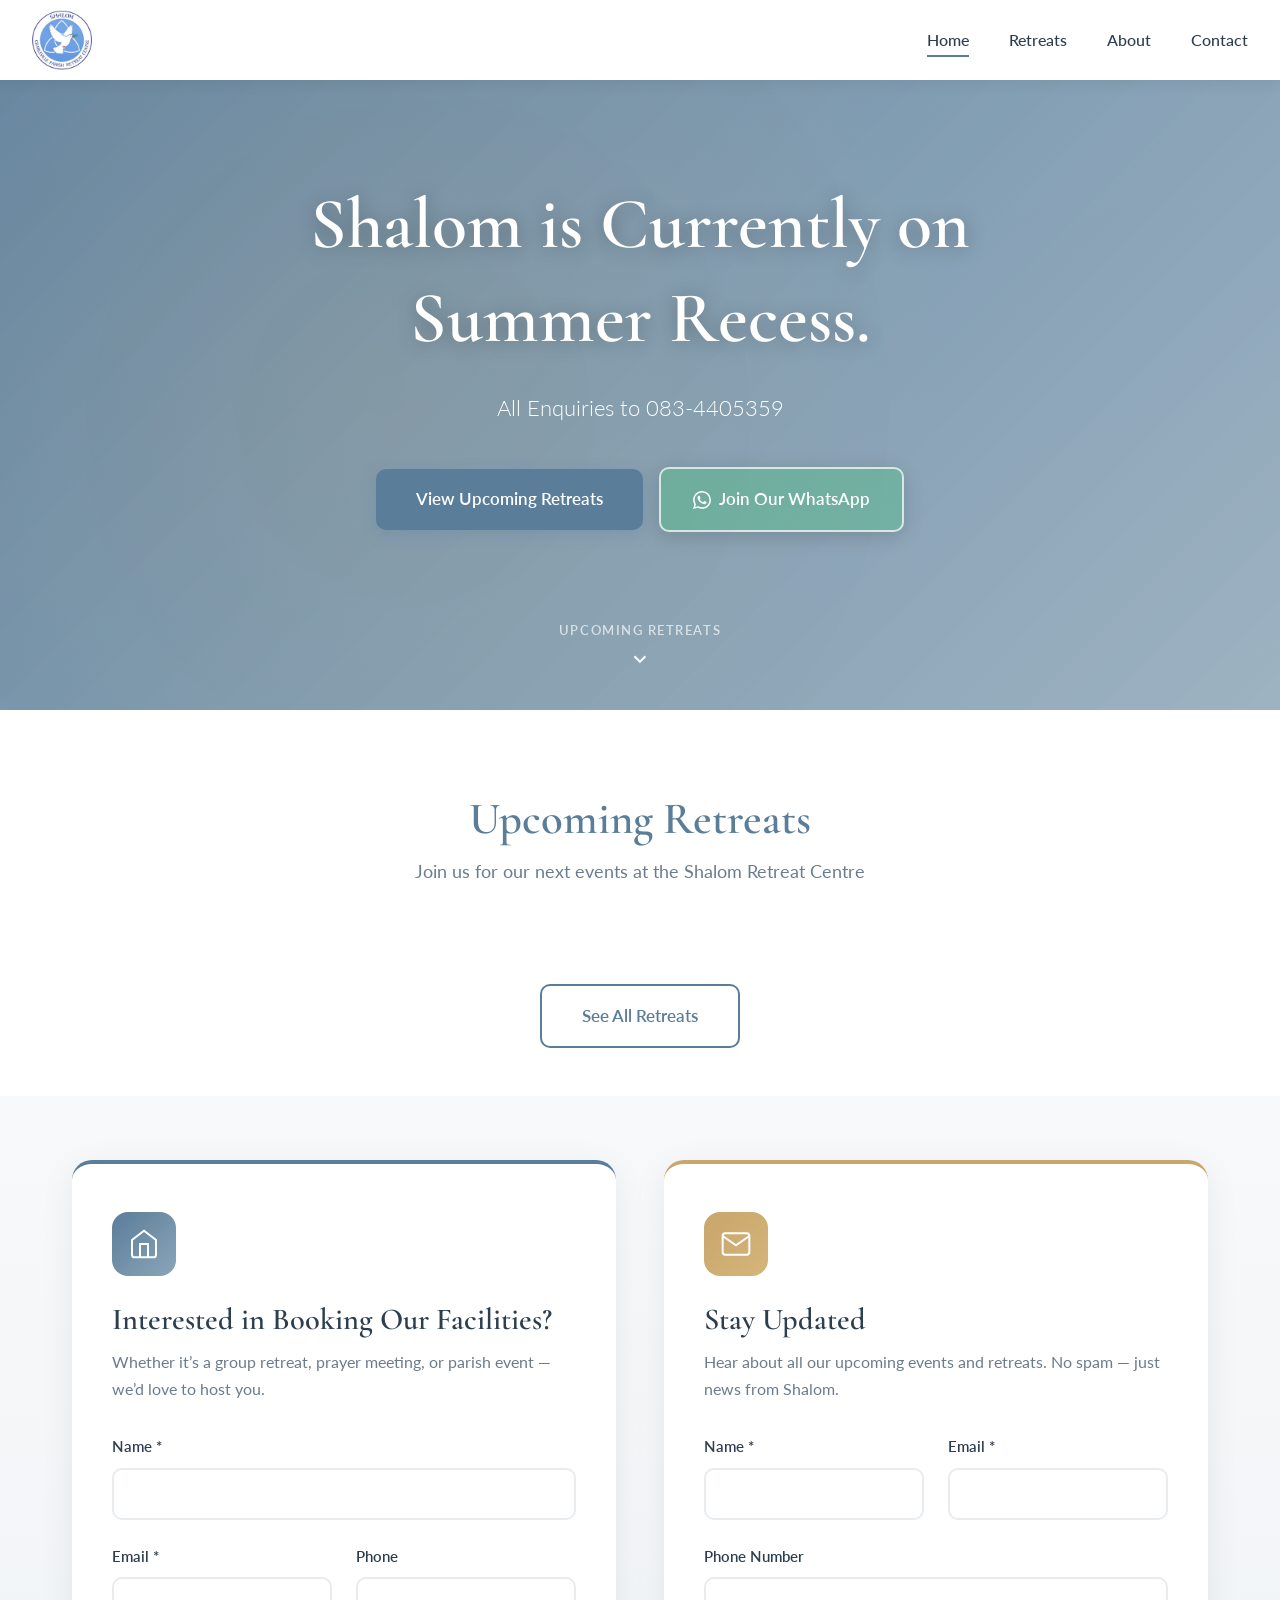
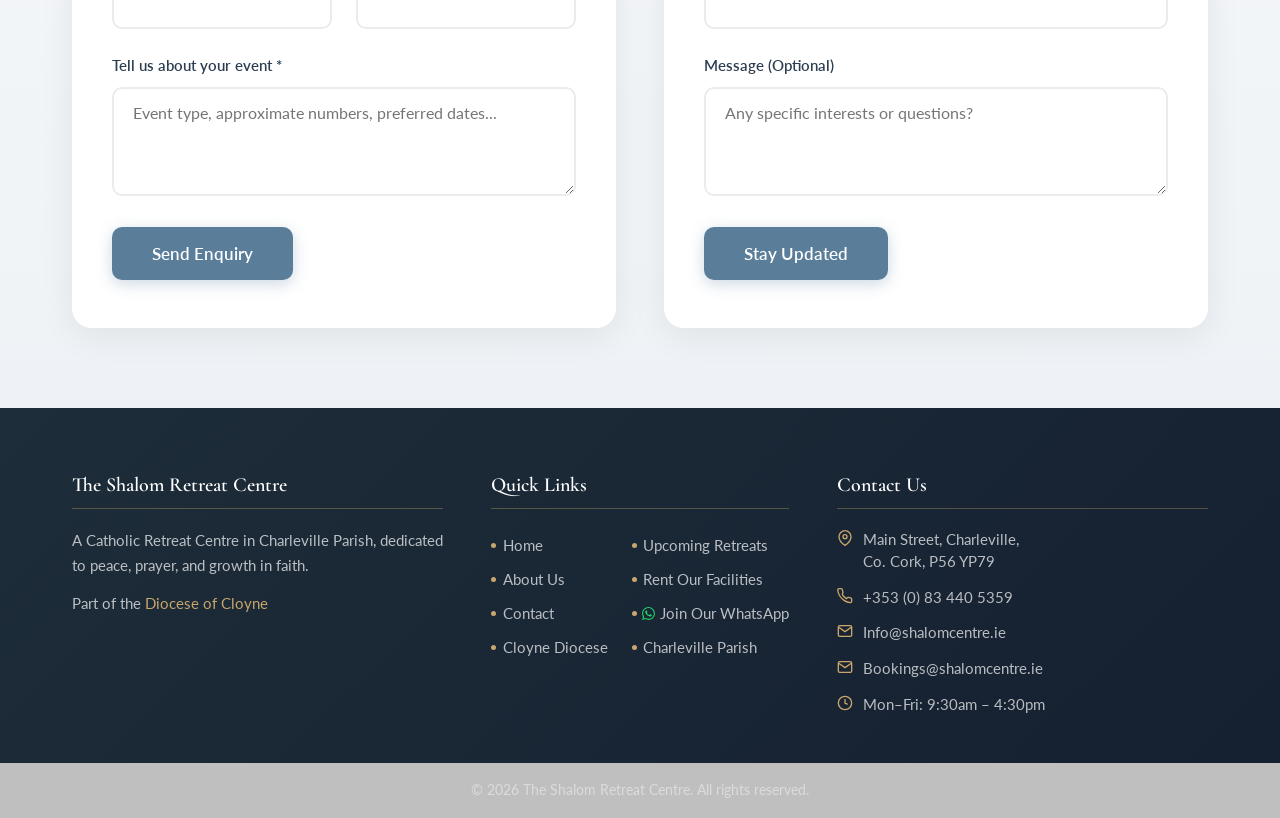
<file: index.html>
<!DOCTYPE html>
<html lang="en">
<head>
    <meta charset="UTF-8">
    <meta name="viewport" content="width=device-width, initial-scale=1.0">
    <title>The Shalom Retreat Centre</title>
    <link rel="icon" type="image/x-icon" href="favicon.ico">
    <link rel="preconnect" href="https://fonts.googleapis.com">
    <link rel="preconnect" href="https://fonts.gstatic.com" crossorigin>
    <link href="https://fonts.googleapis.com/css2?family=Cormorant+Garamond:wght@300;400;600&family=Lato:wght@300;400;700&display=swap" rel="stylesheet">
    <link rel="stylesheet" href="styles.css">
</head>
<body>

    <!-- Navigation -->
    <nav class="navbar">
        <div class="nav-container">
            <a href="index.html" class="nav-logo">
                <img src="Shalom_logo_transparent.png" alt="Shalom Retreat Centre">
            </a>
            <ul class="nav-menu">
                <li><a href="index.html" class="active">Home</a></li>
                <li><a href="bookings.html">Retreats</a></li>
                <li><a href="about.html">About</a></li>
                <li><a href="contact.html">Contact</a></li>
            </ul>
            <div class="hamburger">
                <span></span><span></span><span></span>
            </div>
        </div>
    </nav>

    <!-- Animated Background -->
    <div class="background-animation">
        <div class="orb orb-1"></div>
        <div class="orb orb-2"></div>
        <div class="orb orb-3"></div>
        <div class="orb orb-4"></div>
        <div class="orb orb-5"></div>
        <div class="orb orb-6"></div>
    </div>

    <!-- Hero Section -->
    <section class="hero" id="hero">
        <div class="hero-content">
            <h1 class="fade-in" data-cms="hero_title">Adore the Lord in his Holy place.</h1>
            <p class="fade-in-delay-1" data-cms="hero_subtitle">A new Catholic Retreat Centre in Charleville Parish</p>
            <div class="hero-buttons fade-in-delay-2">
                <a href="bookings.html" class="btn-primary hero-btn">View Upcoming Retreats</a>
                <a href="https://chat.whatsapp.com/FvwBHMFkd5S3oxi56iMXap?mode=gi_t" class="btn-whatsapp" target="_blank" rel="noopener" aria-label="Join our WhatsApp group">
                    <svg width="18" height="18" viewBox="0 0 24 24" fill="currentColor" aria-hidden="true"><path d="M17.472 14.382c-.297-.149-1.758-.867-2.03-.967-.273-.099-.471-.148-.67.15-.197.297-.767.966-.94 1.164-.173.199-.347.223-.644.075-.297-.15-1.255-.463-2.39-1.475-.883-.788-1.48-1.761-1.653-2.059-.173-.297-.018-.458.13-.606.134-.133.298-.347.446-.52.149-.174.198-.298.298-.497.099-.198.05-.371-.025-.52-.075-.149-.669-1.612-.916-2.207-.242-.579-.487-.5-.669-.51-.173-.008-.371-.01-.57-.01-.198 0-.52.074-.792.372-.272.297-1.04 1.016-1.04 2.479 0 1.462 1.065 2.875 1.213 3.074.149.198 2.096 3.2 5.077 4.487.709.306 1.262.489 1.694.625.712.227 1.36.195 1.871.118.571-.085 1.758-.719 2.006-1.413.248-.694.248-1.289.173-1.413-.074-.124-.272-.198-.57-.347m-5.421 7.403h-.004a9.87 9.87 0 01-5.031-1.378l-.361-.214-3.741.982.998-3.648-.235-.374a9.86 9.86 0 01-1.51-5.26c.001-5.45 4.436-9.884 9.888-9.884 2.64 0 5.122 1.03 6.988 2.898a9.825 9.825 0 012.893 6.994c-.003 5.45-4.437 9.884-9.885 9.884m8.413-18.297A11.815 11.815 0 0012.05 0C5.495 0 .16 5.335.157 11.892c0 2.096.547 4.142 1.588 5.945L.057 24l6.305-1.654a11.882 11.882 0 005.683 1.448h.005c6.554 0 11.89-5.335 11.893-11.893a11.821 11.821 0 00-3.48-8.413z"/></svg>
                    Join Our WhatsApp
                </a>
            </div>
        </div>
        <a href="#highlights" class="scroll-indicator" aria-label="Scroll to upcoming retreats">
            <span class="scroll-label">Upcoming Retreats</span>
            <div class="scroll-arrow">
                <svg width="22" height="22" viewBox="0 0 24 24" fill="none" stroke="currentColor" stroke-width="2.5">
                    <polyline points="6 9 12 15 18 9"></polyline>
                </svg>
            </div>
        </a>
    </section>

    <!-- Notice Banner — populated by script.js from site-config.json. Hidden until enabled. -->
    <div id="noticeBanner" style="display:none;" role="alert" aria-live="polite"></div>

    <!-- Upcoming Retreats Highlights -->
    <section class="highlights-section" id="highlights">
        <div class="container">
            <div class="section-intro fade-in">
                <h2 data-cms="section_heading">Upcoming Retreats</h2>
                <p>Join us for our next events at the Shalom Retreat Centre</p>
            </div>
            <div class="retreats-grid" id="highlightsGrid">
                <!-- Populated by script.js -->
            </div>
            <div class="highlights-footer fade-in-delay-4">
                <a href="bookings.html" class="btn-secondary">See All Retreats</a>
            </div>
        </div>
    </section>

    <!-- Two-Column Forms Section -->
    <section class="forms-section">
        <div class="container">
            <div class="forms-grid">

                <!-- Left: Facility Booking Enquiry -->
                <div class="form-panel fade-in-delay-1">
                    <div class="form-panel-icon">
                        <svg width="32" height="32" viewBox="0 0 24 24" fill="none" stroke="currentColor" stroke-width="1.5">
                            <path d="M3 9l9-7 9 7v11a2 2 0 0 1-2 2H5a2 2 0 0 1-2-2z"></path>
                            <polyline points="9 22 9 12 15 12 15 22"></polyline>
                        </svg>
                    </div>
                    <h2>Interested in Booking Our Facilities?</h2>
                    <p class="form-panel-sub">Whether it&#8217;s a group retreat, prayer meeting, or parish event &#8212; we&#8217;d love to host you.</p>
                    <form id="facilityForm" class="contact-form">
                        <input type="hidden" name="sheetName" value="Contact Inquiries">
                        <input type="hidden" name="subject" value="Facility Booking Enquiry">
                        <div class="form-group">
                            <label for="facilityName">Name *</label>
                            <input type="text" id="facilityName" name="name" required>
                        </div>
                        <div class="form-row">
                            <div class="form-group">
                                <label for="facilityEmail">Email *</label>
                                <input type="email" id="facilityEmail" name="email" required>
                            </div>
                            <div class="form-group">
                                <label for="facilityPhone">Phone</label>
                                <input type="tel" id="facilityPhone" name="phone">
                            </div>
                        </div>
                        <div class="form-group">
                            <label for="facilityMessage">Tell us about your event *</label>
                            <textarea id="facilityMessage" name="message" rows="4" required placeholder="Event type, approximate numbers, preferred dates..."></textarea>
                        </div>
                        <button type="submit" class="btn-primary">Send Enquiry</button>
                    </form>
                    <div class="success-message" id="facilitySuccess">
                        <svg width="24" height="24" viewBox="0 0 24 24" fill="none" stroke="currentColor"><path d="M22 11.08V12a10 10 0 1 1-5.93-9.14"></path><polyline points="22 4 12 14.01 9 11.01"></polyline></svg>
                        Thank you! We&#8217;ll be in touch soon about your enquiry.
                    </div>
                    <div class="error-message" id="facilityError">
                        <svg width="24" height="24" viewBox="0 0 24 24" fill="none" stroke="currentColor"><circle cx="12" cy="12" r="10"></circle><line x1="15" y1="9" x2="9" y2="15"></line><line x1="9" y1="9" x2="15" y2="15"></line></svg>
                        <span>Something went wrong. Please try again.</span>
                    </div>
                </div>

                <!-- Right: Stay Updated -->
                <div class="form-panel form-panel-alt fade-in-delay-2">
                    <div class="form-panel-icon">
                        <svg width="32" height="32" viewBox="0 0 24 24" fill="none" stroke="currentColor" stroke-width="1.5">
                            <path d="M4 4h16c1.1 0 2 .9 2 2v12c0 1.1-.9 2-2 2H4c-1.1 0-2-.9-2-2V6c0-1.1.9-2 2-2z"></path>
                            <polyline points="22,6 12,13 2,6"></polyline>
                        </svg>
                    </div>
                    <h2>Stay Updated</h2>
                    <p class="form-panel-sub">Hear about all our upcoming events and retreats. No spam &#8212; just news from Shalom.</p>
                    <form id="stayUpdatedForm" class="contact-form">
                        <input type="hidden" name="sheetName" value="Newsletter Signups">
                        <div class="form-row">
                            <div class="form-group">
                                <label for="updateName">Name *</label>
                                <input type="text" id="updateName" name="name" required>
                            </div>
                            <div class="form-group">
                                <label for="updateEmail">Email *</label>
                                <input type="email" id="updateEmail" name="email" required>
                            </div>
                        </div>
                        <div class="form-group">
                            <label for="updatePhone">Phone Number</label>
                            <input type="tel" id="updatePhone" name="phone">
                        </div>
                        <div class="form-group">
                            <label for="updateMessage">Message (Optional)</label>
                            <textarea id="updateMessage" name="message" rows="4" placeholder="Any specific interests or questions?"></textarea>
                        </div>
                        <button type="submit" class="btn-primary">Stay Updated</button>
                    </form>
                    <div class="success-message" id="stayUpdatedSuccess">
                        <svg width="24" height="24" viewBox="0 0 24 24" fill="none" stroke="currentColor"><path d="M22 11.08V12a10 10 0 1 1-5.93-9.14"></path><polyline points="22 4 12 14.01 9 11.01"></polyline></svg>
                        Thank you! We&#8217;ll keep you updated on our upcoming events.
                    </div>
                    <div class="error-message" id="stayUpdatedError">
                        <svg width="24" height="24" viewBox="0 0 24 24" fill="none" stroke="currentColor"><circle cx="12" cy="12" r="10"></circle><line x1="15" y1="9" x2="9" y2="15"></line><line x1="9" y1="9" x2="15" y2="15"></line></svg>
                        <span>Something went wrong. Please try again.</span>
                    </div>
                </div>

            </div>
        </div>
    </section>

<!-- Footer -->
    <footer class="footer">
        <div class="footer-main">
            <div class="container">
                <div class="footer-grid">

                    <!-- About col -->
                    <div class="footer-col">
                        <h4>The Shalom Retreat Centre</h4>
                        <p>A Catholic Retreat Centre in Charleville Parish, dedicated to peace, prayer, and growth in faith.</p>
                        <p class="footer-diocese">
                            Part of the <a href="https://www.cloynediocese.ie" target="_blank" rel="noopener">Diocese of Cloyne</a>
                        </p>
                    </div>

                    <!-- Quick links col -->
                    <div class="footer-col">
                        <h4>Quick Links</h4>
                        <ul class="footer-links footer-links-grid">
                            <li><a href="index.html">Home</a></li>
                            <li><a href="bookings.html">Upcoming Retreats</a></li>
                            <li><a href="about.html">About Us</a></li>
                            <li><a href="facilities.html">Rent Our Facilities</a></li>
                <li><a href="contact.html">Contact</a></li>
                            <li><a href="https://chat.whatsapp.com/FvwBHMFkd5S3oxi56iMXap?mode=gi_t" target="_blank" rel="noopener" class="wa-link"><svg width="13" height="13" viewBox="0 0 24 24" fill="currentColor" style="color:#25d366;flex-shrink:0"><path d="M17.472 14.382c-.297-.149-1.758-.867-2.03-.967-.273-.099-.471-.148-.67.15-.197.297-.767.966-.94 1.164-.173.199-.347.223-.644.075-.297-.15-1.255-.463-2.39-1.475-.883-.788-1.48-1.761-1.653-2.059-.173-.297-.018-.458.13-.606.134-.133.298-.347.446-.52.149-.174.198-.298.298-.497.099-.198.05-.371-.025-.52-.075-.149-.669-1.612-.916-2.207-.242-.579-.487-.5-.669-.51-.173-.008-.371-.01-.57-.01-.198 0-.52.074-.792.372-.272.297-1.04 1.016-1.04 2.479 0 1.462 1.065 2.875 1.213 3.074.149.198 2.096 3.2 5.077 4.487.709.306 1.262.489 1.694.625.712.227 1.36.195 1.871.118.571-.085 1.758-.719 2.006-1.413.248-.694.248-1.289.173-1.413-.074-.124-.272-.198-.57-.347m-5.421 7.403h-.004a9.87 9.87 0 01-5.031-1.378l-.361-.214-3.741.982.998-3.648-.235-.374a9.86 9.86 0 01-1.51-5.26c.001-5.45 4.436-9.884 9.888-9.884 2.64 0 5.122 1.03 6.988 2.898a9.825 9.825 0 012.893 6.994c-.003 5.45-4.437 9.884-9.885 9.884m8.413-18.297A11.815 11.815 0 0012.05 0C5.495 0 .16 5.335.157 11.892c0 2.096.547 4.142 1.588 5.945L.057 24l6.305-1.654a11.882 11.882 0 005.683 1.448h.005c6.554 0 11.89-5.335 11.893-11.893a11.821 11.821 0 00-3.48-8.413z"/></svg>Join Our WhatsApp</a></li>
                            <li><a href="https://www.cloynediocese.ie" target="_blank" rel="noopener">Cloyne Diocese</a></li>
                            <li><a href="https://www.charlevilleparish.ie" target="_blank" rel="noopener">Charleville Parish</a></li>
                        </ul>
                    </div>

                    <!-- Contact col -->
                    <div class="footer-col">
                        <h4>Contact Us</h4>
                        <ul class="footer-contact-list">
                            <li>
                                <svg width="16" height="16" viewBox="0 0 24 24" fill="none" stroke="currentColor" stroke-width="2"><path d="M21 10c0 7-9 13-9 13s-9-6-9-13a9 9 0 0 1 18 0z"></path><circle cx="12" cy="10" r="3"></circle></svg>
                                <span>Main Street, Charleville,<br>Co. Cork, P56 YP79</span>
                            </li>
                            <li>
                                <svg width="16" height="16" viewBox="0 0 24 24" fill="none" stroke="currentColor" stroke-width="2"><path d="M22 16.92v3a2 2 0 0 1-2.18 2 19.79 19.79 0 0 1-8.63-3.07A19.5 19.5 0 0 1 4.21 12 19.79 19.79 0 0 1 1.14 3.38 2 2 0 0 1 3.12 1h3a2 2 0 0 1 2 1.72 12.84 12.84 0 0 0 .7 2.81 2 2 0 0 1-.45 2.11L8.09 9.91a16 16 0 0 0 6 6l1.27-1.27a2 2 0 0 1 2.11-.45 12.84 12.84 0 0 0 2.81.7A2 2 0 0 1 22 16.92z"></path></svg>
                                <a href="tel:+353834405359">+353 (0) 83 440 5359</a>
                            </li>
                            <li>
                                <svg width="16" height="16" viewBox="0 0 24 24" fill="none" stroke="currentColor" stroke-width="2"><path d="M4 4h16c1.1 0 2 .9 2 2v12c0 1.1-.9 2-2 2H4c-1.1 0-2-.9-2-2V6c0-1.1.9-2 2-2z"></path><polyline points="22,6 12,13 2,6"></polyline></svg>
                                <a href="mailto:info@shalomcentre.ie">Info@shalomcentre.ie</a>
                            </li>
                            <li>
                                <svg width="16" height="16" viewBox="0 0 24 24" fill="none" stroke="currentColor" stroke-width="2"><path d="M4 4h16c1.1 0 2 .9 2 2v12c0 1.1-.9 2-2 2H4c-1.1 0-2-.9-2-2V6c0-1.1.9-2 2-2z"></path><polyline points="22,6 12,13 2,6"></polyline></svg>
                                <a href="mailto:bookings@shalomcentre.ie">Bookings@shalomcentre.ie</a>
                            </li>
                            <li>
                                <svg width="16" height="16" viewBox="0 0 24 24" fill="none" stroke="currentColor" stroke-width="2"><circle cx="12" cy="12" r="10"></circle><polyline points="12 6 12 12 16 14"></polyline></svg>
                                <span>Mon&ndash;Fri: 9:30am &ndash; 4:30pm</span>
                            </li>
                        </ul>
                    </div>

                </div>
            </div>
        </div>
        <div class="footer-bottom">
            <div class="container">
                <p>&copy; 2026 The Shalom Retreat Centre. All rights reserved.</p>
            </div>
        </div>
    </footer>

    <script src="script.js"></script>
</body>
</html>
</file>
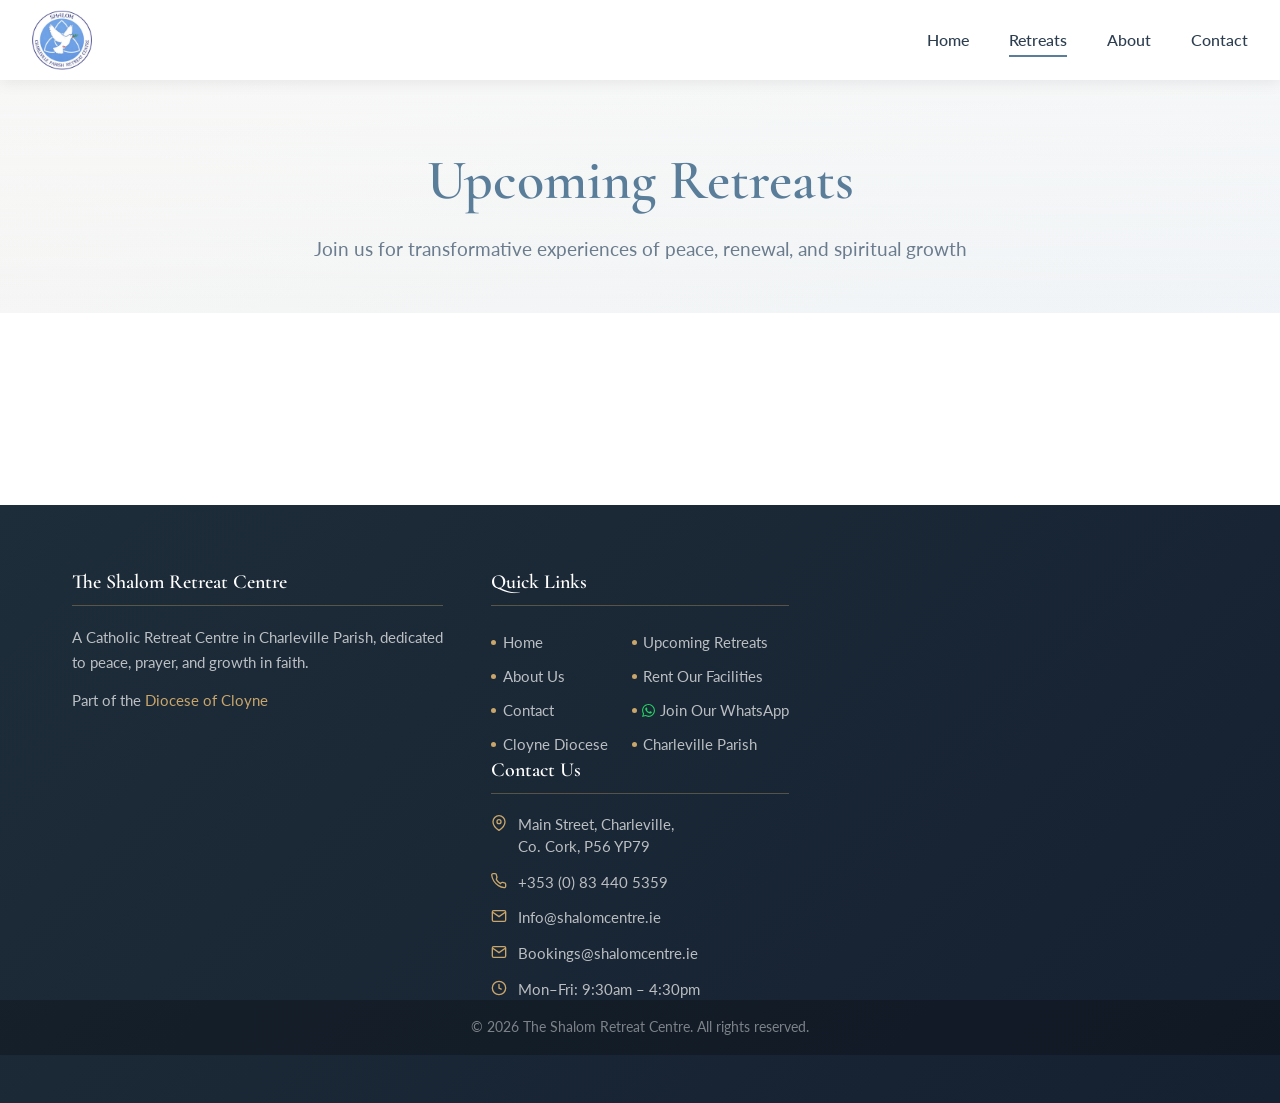
<file: bookings.html>
<!DOCTYPE html>
<html lang="en">
<head>
    <meta charset="UTF-8">
    <meta name="viewport" content="width=device-width, initial-scale=1.0">
    <title>Retreats - The Shalom Retreat Centre</title>
    <link rel="icon" type="image/x-icon" href="favicon.ico">
    <link rel="preconnect" href="https://fonts.googleapis.com">
    <link rel="preconnect" href="https://fonts.gstatic.com" crossorigin>
    <link href="https://fonts.googleapis.com/css2?family=Cormorant+Garamond:wght@300;400;600&family=Lato:wght@300;400;700&display=swap" rel="stylesheet">
    <link rel="stylesheet" href="styles.css">
</head>
<body>
    <!-- Navigation -->
    <nav class="navbar">
        <div class="nav-container">
            <a href="index.html" class="nav-logo">
                <img src="Shalom_logo_transparent.png" alt="Shalom Retreat Centre">
            </a>
            <ul class="nav-menu">
                <li><a href="index.html">Home</a></li>
                <li><a href="bookings.html" class="active">Retreats</a></li>
                <li><a href="about.html">About</a></li>
                <li><a href="contact.html">Contact</a></li>
            </ul>
            <div class="hamburger">
                <span></span><span></span><span></span>
            </div>
        </div>
    </nav>

    <!-- Animated Background -->
    <div class="background-animation subtle">
        <div class="orb orb-1"></div>
        <div class="orb orb-2"></div>
        <div class="orb orb-3"></div>
        <div class="orb orb-4"></div>
        <div class="orb orb-5"></div>
        <div class="orb orb-6"></div>
    </div>

    <!-- Page Header -->
    <section class="page-header">
        <div class="container">
            <h1 class="fade-in" data-cms="section_heading">Upcoming Retreats</h1>
            <p class="fade-in-delay-1" data-cms="section_subtitle">Join us for transformative experiences of peace, renewal, and spiritual growth</p>
        </div>
    </section>

    <!-- Retreats Grid -->
    <section class="retreats-section">
        <div class="container">
            <div class="retreats-grid" id="retreatsGrid">
                <!-- Populated by script.js from retreatsData -->
            </div>
        </div>
    </section>

<!-- Footer -->
    <footer class="footer">
        <div class="footer-main">
            <div class="container">
                <div class="footer-grid">

                    <!-- About col -->
                    <div class="footer-col">
                        <h4>The Shalom Retreat Centre</h4>
                        <p>A Catholic Retreat Centre in Charleville Parish, dedicated to peace, prayer, and growth in faith.</p>
                        <p class="footer-diocese">
                            Part of the <a href="https://www.cloynediocese.ie" target="_blank" rel="noopener">Diocese of Cloyne</a>
                        </p>
                    </div>

                    <!-- Quick links col -->
                    <div class="footer-col">
                        <h4>Quick Links</h4>
                        <ul class="footer-links footer-links-grid">
                            <li><a href="index.html">Home</a></li>
                            <li><a href="bookings.html">Upcoming Retreats</a></li>
                            <li><a href="about.html">About Us</a></li>
                            <li><a href="facilities.html">Rent Our Facilities</a></li>
                <li><a href="contact.html">Contact</a></li>
                            <li><a href="https://chat.whatsapp.com/FvwBHMFkd5S3oxi56iMXap?mode=gi_t" target="_blank" rel="noopener" class="wa-link"><svg width="13" height="13" viewBox="0 0 24 24" fill="currentColor" style="color:#25d366;flex-shrink:0"><path d="M17.472 14.382c-.297-.149-1.758-.867-2.03-.967-.273-.099-.471-.148-.67.15-.197.297-.767.966-.94 1.164-.173.199-.347.223-.644.075-.297-.15-1.255-.463-2.39-1.475-.883-.788-1.48-1.761-1.653-2.059-.173-.297-.018-.458.13-.606.134-.133.298-.347.446-.52.149-.174.198-.298.298-.497.099-.198.05-.371-.025-.52-.075-.149-.669-1.612-.916-2.207-.242-.579-.487-.5-.669-.51-.173-.008-.371-.01-.57-.01-.198 0-.52.074-.792.372-.272.297-1.04 1.016-1.04 2.479 0 1.462 1.065 2.875 1.213 3.074.149.198 2.096 3.2 5.077 4.487.709.306 1.262.489 1.694.625.712.227 1.36.195 1.871.118.571-.085 1.758-.719 2.006-1.413.248-.694.248-1.289.173-1.413-.074-.124-.272-.198-.57-.347m-5.421 7.403h-.004a9.87 9.87 0 01-5.031-1.378l-.361-.214-3.741.982.998-3.648-.235-.374a9.86 9.86 0 01-1.51-5.26c.001-5.45 4.436-9.884 9.888-9.884 2.64 0 5.122 1.03 6.988 2.898a9.825 9.825 0 012.893 6.994c-.003 5.45-4.437 9.884-9.885 9.884m8.413-18.297A11.815 11.815 0 0012.05 0C5.495 0 .16 5.335.157 11.892c0 2.096.547 4.142 1.588 5.945L.057 24l6.305-1.654a11.882 11.882 0 005.683 1.448h.005c6.554 0 11.89-5.335 11.893-11.893a11.821 11.821 0 00-3.48-8.413z"/></svg>Join Our WhatsApp</a></li>
                            <li><a href="https://www.cloynediocese.ie" target="_blank" rel="noopener">Cloyne Diocese</a></li>
                            <li><a href="https://www.charlevilleparish.ie" target="_blank" rel="noopener">Charleville Parish</a></li>
                        </ul>
                    <div class="footer-col">
                        <h4>Contact Us</h4>
                        <ul class="footer-contact-list">
                            <li>
                                <svg width="16" height="16" viewBox="0 0 24 24" fill="none" stroke="currentColor" stroke-width="2"><path d="M21 10c0 7-9 13-9 13s-9-6-9-13a9 9 0 0 1 18 0z"></path><circle cx="12" cy="10" r="3"></circle></svg>
                                <span>Main Street, Charleville,<br>Co. Cork, P56 YP79</span>
                            </li>
                            <li>
                                <svg width="16" height="16" viewBox="0 0 24 24" fill="none" stroke="currentColor" stroke-width="2"><path d="M22 16.92v3a2 2 0 0 1-2.18 2 19.79 19.79 0 0 1-8.63-3.07A19.5 19.5 0 0 1 4.21 12 19.79 19.79 0 0 1 1.14 3.38 2 2 0 0 1 3.12 1h3a2 2 0 0 1 2 1.72 12.84 12.84 0 0 0 .7 2.81 2 2 0 0 1-.45 2.11L8.09 9.91a16 16 0 0 0 6 6l1.27-1.27a2 2 0 0 1 2.11-.45 12.84 12.84 0 0 0 2.81.7A2 2 0 0 1 22 16.92z"></path></svg>
                                <a href="tel:+353834405359">+353 (0) 83 440 5359</a>
                            </li>
                            <li>
                                <svg width="16" height="16" viewBox="0 0 24 24" fill="none" stroke="currentColor" stroke-width="2"><path d="M4 4h16c1.1 0 2 .9 2 2v12c0 1.1-.9 2-2 2H4c-1.1 0-2-.9-2-2V6c0-1.1.9-2 2-2z"></path><polyline points="22,6 12,13 2,6"></polyline></svg>
                                <a href="mailto:info@shalomcentre.ie">Info@shalomcentre.ie</a>
                            </li>
                            <li>
                                <svg width="16" height="16" viewBox="0 0 24 24" fill="none" stroke="currentColor" stroke-width="2"><path d="M4 4h16c1.1 0 2 .9 2 2v12c0 1.1-.9 2-2 2H4c-1.1 0-2-.9-2-2V6c0-1.1.9-2 2-2z"></path><polyline points="22,6 12,13 2,6"></polyline></svg>
                                <a href="mailto:bookings@shalomcentre.ie">Bookings@shalomcentre.ie</a>
                            </li>
                            <li>
                                <svg width="16" height="16" viewBox="0 0 24 24" fill="none" stroke="currentColor" stroke-width="2"><circle cx="12" cy="12" r="10"></circle><polyline points="12 6 12 12 16 14"></polyline></svg>
                                <span>Mon&ndash;Fri: 9:30am &ndash; 4:30pm</span>
                            </li>
                        </ul>
                    </div>

                </div>
            </div>
        </div>
        <div class="footer-bottom">
            <div class="container">
                <p>&copy; 2026 The Shalom Retreat Centre. All rights reserved.</p>
            </div>
        </div>
    </footer>

    <!-- script.js contains retreatsData and renders the grid -->
    <script src="script.js"></script>
</body>
</html>
</file>
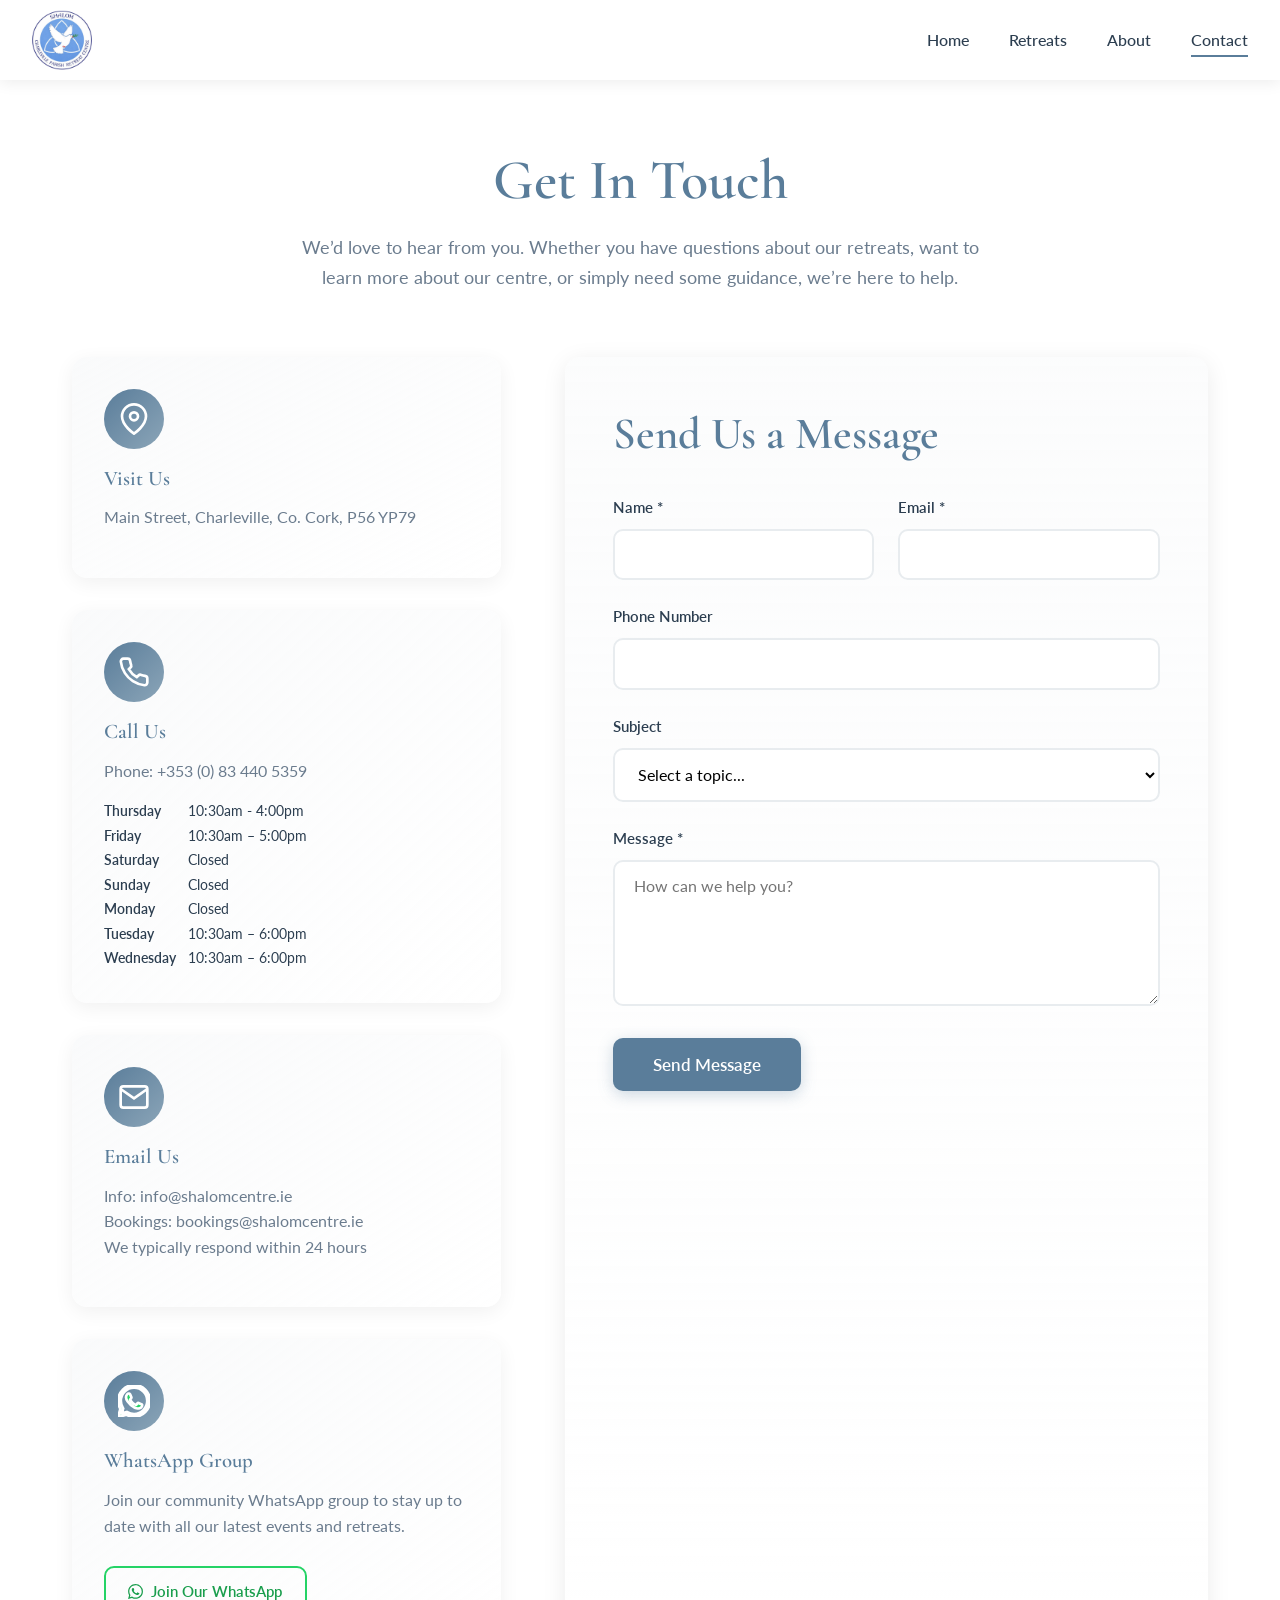
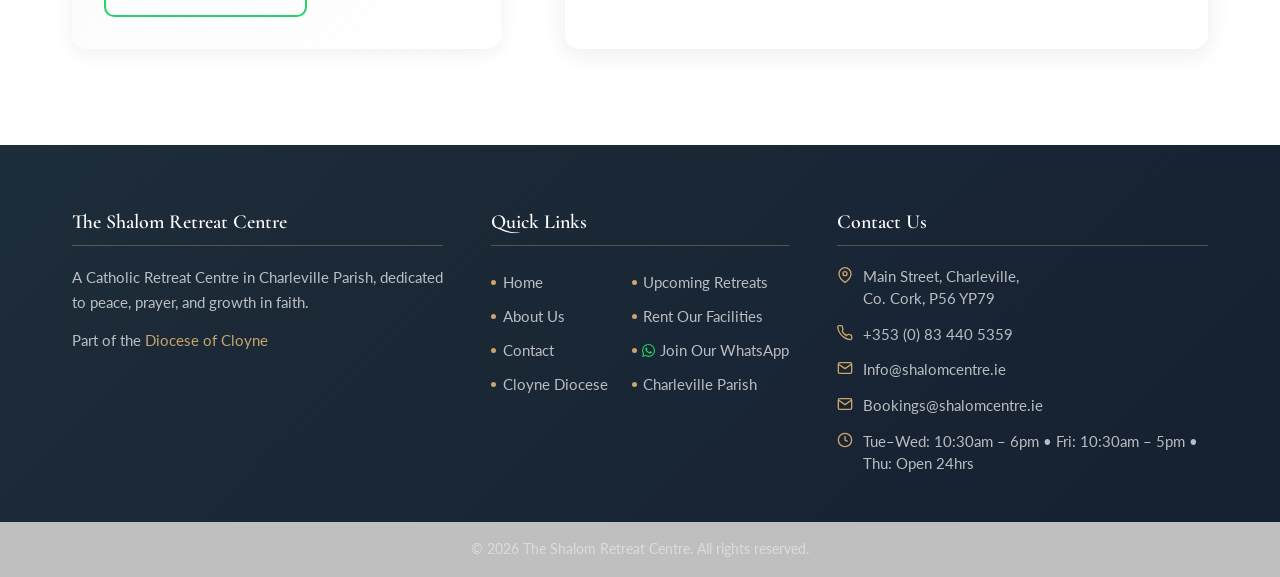
<file: contact.html>
<!DOCTYPE html>
<html lang="en">
<head>
    <meta charset="UTF-8">
    <meta name="viewport" content="width=device-width, initial-scale=1.0">
    <title>Contact Us - The Shalom Retreat Centre</title>
    <link rel="icon" type="image/x-icon" href="favicon.ico">
    <link rel="preconnect" href="https://fonts.googleapis.com">
    <link rel="preconnect" href="https://fonts.gstatic.com" crossorigin>
    <link href="https://fonts.googleapis.com/css2?family=Cormorant+Garamond:wght@300;400;600&family=Lato:wght@300;400;700&display=swap" rel="stylesheet">
    <link rel="stylesheet" href="styles.css">
</head>
<body>
    <!-- Navigation -->
    <nav class="navbar">
        <div class="nav-container">
            <a href="index.html" class="nav-logo">
                <img src="Shalom_logo_transparent.png" alt="Shalom Retreat Centre">
            </a>
            <ul class="nav-menu">
                <li><a href="index.html">Home</a></li>
                <li><a href="bookings.html">Retreats</a></li>
                <li><a href="about.html">About</a></li>
                <li><a href="contact.html" class="active">Contact</a></li>
            </ul>
            <div class="hamburger">
                <span></span>
                <span></span>
                <span></span>
            </div>
        </div>
    </nav>

    <!-- Animated Background -->
    <div class="background-animation subtle">
        <div class="orb orb-1"></div>
        <div class="orb orb-2"></div>
        <div class="orb orb-3"></div>
        <div class="orb orb-4"></div>
        <div class="orb orb-5"></div>
        <div class="orb orb-6"></div>
    </div>

    <!-- Contact Section -->
    <section class="contact-section">
        <div class="container">
            <div class="contact-header fade-in">
                <h1 data-cms="page_heading">Get In Touch</h1>
                <p data-cms="page_intro">We'd love to hear from you. Whether you have questions about our retreats, want to learn more about our centre, or simply need some guidance, we're here to help.</p>
            </div>

            <div class="contact-grid">
                <!-- Contact Info -->
                <div class="contact-info fade-in-delay-1">
                    <div class="contact-card">
                        <div class="contact-icon">
                            <svg width="32" height="32" viewBox="0 0 24 24" fill="none" stroke="currentColor">
                                <path d="M21 10c0 7-9 13-9 13s-9-6-9-13a9 9 0 0 1 18 0z"></path>
                                <circle cx="12" cy="10" r="3"></circle>
                            </svg>
                        </div>
                        <h3>Visit Us</h3>
                        <p data-cms="address">Shalom Retreat Centre<br>Main Street<br>Charleville<br>Co. Cork<br>P56 YP79</p>
                    </div>

                    <div class="contact-card">
                        <div class="contact-icon">
                            <svg width="32" height="32" viewBox="0 0 24 24" fill="none" stroke="currentColor">
                                <path d="M22 16.92v3a2 2 0 0 1-2.18 2 19.79 19.79 0 0 1-8.63-3.07 19.5 19.5 0 0 1-6-6 19.79 19.79 0 0 1-3.07-8.67A2 2 0 0 1 4.11 2h3a2 2 0 0 1 2 1.72 12.84 12.84 0 0 0 .7 2.81 2 2 0 0 1-.45 2.11L8.09 9.91a16 16 0 0 0 6 6l1.27-1.27a2 2 0 0 1 2.11-.45 12.84 12.84 0 0 0 2.81.7A2 2 0 0 1 22 16.92z"></path>
                            </svg>
                        </div>
                        <h3>Call Us</h3>
                        <p>Phone: <span data-cms="phone_display">+353 (0) 83 440 5359</span></p>
                        <table style="font-size:0.9em;border-spacing:0;margin-top:0.4rem;line-height:1.7">
                            <tr><td style="padding-right:0.75rem;font-weight:600">Thursday</td><td data-cms="hours_thu">Open 24 hours</td></tr>
                            <tr><td style="padding-right:0.75rem;font-weight:600">Friday</td><td data-cms="hours_fri">10:30 am – 5:00 pm</td></tr>
                            <tr><td style="padding-right:0.75rem;font-weight:600">Saturday</td><td data-cms="hours_sat">Closed</td></tr>
                            <tr><td style="padding-right:0.75rem;font-weight:600">Sunday</td><td data-cms="hours_sun">Closed</td></tr>
                            <tr><td style="padding-right:0.75rem;font-weight:600">Monday</td><td data-cms="hours_mon">Closed</td></tr>
                            <tr><td style="padding-right:0.75rem;font-weight:600">Tuesday</td><td data-cms="hours_tue">10:30 am – 6:00 pm</td></tr>
                            <tr><td style="padding-right:0.75rem;font-weight:600">Wednesday</td><td data-cms="hours_wed">10:30 am – 6:00 pm</td></tr>
                        </table>
                    </div>

                    <div class="contact-card">
                        <div class="contact-icon">
                            <svg width="32" height="32" viewBox="0 0 24 24" fill="none" stroke="currentColor">
                                <path d="M4 4h16c1.1 0 2 .9 2 2v12c0 1.1-.9 2-2 2H4c-1.1 0-2-.9-2-2V6c0-1.1.9-2 2-2z"></path>
                                <polyline points="22,6 12,13 2,6"></polyline>
                            </svg>
                        </div>
                        <h3>Email Us</h3>
                        <p>Info: <a href="mailto:info@shalomcentre.ie" data-cms="email_info">info@shalomcentre.ie</a><br>Bookings: <a href="mailto:bookings@shalomcentre.ie" data-cms="email_bookings">bookings@shalomcentre.ie</a><br>We typically respond within 24 hours</p>
                    </div>

                    <div class="contact-card">
                        <div class="contact-icon" style="color:#25d366">
                            <svg width="32" height="32" viewBox="0 0 24 24" fill="#25d366" aria-hidden="true"><path d="M17.472 14.382c-.297-.149-1.758-.867-2.03-.967-.273-.099-.471-.148-.67.15-.197.297-.767.966-.94 1.164-.173.199-.347.223-.644.075-.297-.15-1.255-.463-2.39-1.475-.883-.788-1.48-1.761-1.653-2.059-.173-.297-.018-.458.13-.606.134-.133.298-.347.446-.52.149-.174.198-.298.298-.497.099-.198.05-.371-.025-.52-.075-.149-.669-1.612-.916-2.207-.242-.579-.487-.5-.669-.51-.173-.008-.371-.01-.57-.01-.198 0-.52.074-.792.372-.272.297-1.04 1.016-1.04 2.479 0 1.462 1.065 2.875 1.213 3.074.149.198 2.096 3.2 5.077 4.487.709.306 1.262.489 1.694.625.712.227 1.36.195 1.871.118.571-.085 1.758-.719 2.006-1.413.248-.694.248-1.289.173-1.413-.074-.124-.272-.198-.57-.347m-5.421 7.403h-.004a9.87 9.87 0 01-5.031-1.378l-.361-.214-3.741.982.998-3.648-.235-.374a9.86 9.86 0 01-1.51-5.26c.001-5.45 4.436-9.884 9.888-9.884 2.64 0 5.122 1.03 6.988 2.898a9.825 9.825 0 012.893 6.994c-.003 5.45-4.437 9.884-9.885 9.884m8.413-18.297A11.815 11.815 0 0012.05 0C5.495 0 .16 5.335.157 11.892c0 2.096.547 4.142 1.588 5.945L.057 24l6.305-1.654a11.882 11.882 0 005.683 1.448h.005c6.554 0 11.89-5.335 11.893-11.893a11.821 11.821 0 00-3.48-8.413z"/></svg>
                        </div>
                        <h3>WhatsApp Group</h3>
                        <p>Join our community WhatsApp group to stay up to date with all our latest events and retreats.</p>
                        <a href="https://chat.whatsapp.com/FvwBHMFkd5S3oxi56iMXap?mode=gi_t" class="btn-whatsapp-light" target="_blank" rel="noopener" style="margin-top:0.75rem;font-size:0.95rem;padding:0.65rem 1.4rem">
                            <svg width="15" height="15" viewBox="0 0 24 24" fill="currentColor" aria-hidden="true"><path d="M17.472 14.382c-.297-.149-1.758-.867-2.03-.967-.273-.099-.471-.148-.67.15-.197.297-.767.966-.94 1.164-.173.199-.347.223-.644.075-.297-.15-1.255-.463-2.39-1.475-.883-.788-1.48-1.761-1.653-2.059-.173-.297-.018-.458.13-.606.134-.133.298-.347.446-.52.149-.174.198-.298.298-.497.099-.198.05-.371-.025-.52-.075-.149-.669-1.612-.916-2.207-.242-.579-.487-.5-.669-.51-.173-.008-.371-.01-.57-.01-.198 0-.52.074-.792.372-.272.297-1.04 1.016-1.04 2.479 0 1.462 1.065 2.875 1.213 3.074.149.198 2.096 3.2 5.077 4.487.709.306 1.262.489 1.694.625.712.227 1.36.195 1.871.118.571-.085 1.758-.719 2.006-1.413.248-.694.248-1.289.173-1.413-.074-.124-.272-.198-.57-.347m-5.421 7.403h-.004a9.87 9.87 0 01-5.031-1.378l-.361-.214-3.741.982.998-3.648-.235-.374a9.86 9.86 0 01-1.51-5.26c.001-5.45 4.436-9.884 9.888-9.884 2.64 0 5.122 1.03 6.988 2.898a9.825 9.825 0 012.893 6.994c-.003 5.45-4.437 9.884-9.885 9.884m8.413-18.297A11.815 11.815 0 0012.05 0C5.495 0 .16 5.335.157 11.892c0 2.096.547 4.142 1.588 5.945L.057 24l6.305-1.654a11.882 11.882 0 005.683 1.448h.005c6.554 0 11.89-5.335 11.893-11.893a11.821 11.821 0 00-3.48-8.413z"/></svg>
                            Join Our WhatsApp
                        </a>
                    </div>
                </div>

                <!-- Contact Form -->
                <div class="contact-form-container fade-in-delay-2">
                    <h2>Send Us a Message</h2>
                    <form id="contactPageForm" class="contact-form">
                        <div class="form-row">
                            <div class="form-group">
                                <label for="name">Name *</label>
                                <input type="text" id="name" name="name" required>
                            </div>
                            <div class="form-group">
                                <label for="email">Email *</label>
                                <input type="email" id="email" name="email" required>
                            </div>
                        </div>

                        <div class="form-group">
                            <label for="phone">Phone Number</label>
                            <input type="tel" id="phone" name="phone">
                        </div>

                        <div class="form-group">
                            <label for="subject">Subject</label>
                            <select id="subject" name="subject">
                                <option value="">Select a topic...</option>
                                <option value="retreat-inquiry">Retreat Inquiry</option>
                                <option value="registration">Registration Question</option>
                                <option value="general">General Question</option>
                                <option value="other">Other</option>
                            </select>
                        </div>

                        <div class="form-group">
                            <label for="message">Message *</label>
                            <textarea id="message" name="message" rows="6" required placeholder="How can we help you?"></textarea>
                        </div>

                        <button type="submit" class="btn-primary">Send Message</button>
                    </form>

                    <div class="success-message" id="successMessage">
                        <svg width="24" height="24" viewBox="0 0 24 24" fill="none" stroke="currentColor">
                            <path d="M22 11.08V12a10 10 0 1 1-5.93-9.14"></path>
                            <polyline points="22 4 12 14.01 9 11.01"></polyline>
                        </svg>
                        Thank you for your message! We'll get back to you soon.
                    </div>

                    <div class="error-message" id="errorMessage">
                        <svg width="24" height="24" viewBox="0 0 24 24" fill="none" stroke="currentColor">
                            <circle cx="12" cy="12" r="10"></circle>
                            <line x1="15" y1="9" x2="9" y2="15"></line>
                            <line x1="9" y1="9" x2="15" y2="15"></line>
                        </svg>
                        <span>Oops! Something went wrong. Please try again.</span>
                    </div>
                </div>
            </div>
        </div>
    </section>

<!-- Footer -->
    <footer class="footer">
        <div class="footer-main">
            <div class="container">
                <div class="footer-grid">

                    <!-- About col -->
                    <div class="footer-col">
                        <h4>The Shalom Retreat Centre</h4>
                        <p>A Catholic Retreat Centre in Charleville Parish, dedicated to peace, prayer, and growth in faith.</p>
                        <p class="footer-diocese">
                            Part of the <a href="https://www.cloynediocese.ie" target="_blank" rel="noopener">Diocese of Cloyne</a>
                        </p>
                    </div>

                    <!-- Quick links col -->
                    <div class="footer-col">
                        <h4>Quick Links</h4>
                        <ul class="footer-links footer-links-grid">
                            <li><a href="index.html">Home</a></li>
                            <li><a href="bookings.html">Upcoming Retreats</a></li>
                            <li><a href="about.html">About Us</a></li>
                            <li><a href="facilities.html">Rent Our Facilities</a></li>
                <li><a href="contact.html">Contact</a></li>
                            <li><a href="https://chat.whatsapp.com/FvwBHMFkd5S3oxi56iMXap?mode=gi_t" target="_blank" rel="noopener" class="wa-link"><svg width="13" height="13" viewBox="0 0 24 24" fill="currentColor" style="color:#25d366;flex-shrink:0"><path d="M17.472 14.382c-.297-.149-1.758-.867-2.03-.967-.273-.099-.471-.148-.67.15-.197.297-.767.966-.94 1.164-.173.199-.347.223-.644.075-.297-.15-1.255-.463-2.39-1.475-.883-.788-1.48-1.761-1.653-2.059-.173-.297-.018-.458.13-.606.134-.133.298-.347.446-.52.149-.174.198-.298.298-.497.099-.198.05-.371-.025-.52-.075-.149-.669-1.612-.916-2.207-.242-.579-.487-.5-.669-.51-.173-.008-.371-.01-.57-.01-.198 0-.52.074-.792.372-.272.297-1.04 1.016-1.04 2.479 0 1.462 1.065 2.875 1.213 3.074.149.198 2.096 3.2 5.077 4.487.709.306 1.262.489 1.694.625.712.227 1.36.195 1.871.118.571-.085 1.758-.719 2.006-1.413.248-.694.248-1.289.173-1.413-.074-.124-.272-.198-.57-.347m-5.421 7.403h-.004a9.87 9.87 0 01-5.031-1.378l-.361-.214-3.741.982.998-3.648-.235-.374a9.86 9.86 0 01-1.51-5.26c.001-5.45 4.436-9.884 9.888-9.884 2.64 0 5.122 1.03 6.988 2.898a9.825 9.825 0 012.893 6.994c-.003 5.45-4.437 9.884-9.885 9.884m8.413-18.297A11.815 11.815 0 0012.05 0C5.495 0 .16 5.335.157 11.892c0 2.096.547 4.142 1.588 5.945L.057 24l6.305-1.654a11.882 11.882 0 005.683 1.448h.005c6.554 0 11.89-5.335 11.893-11.893a11.821 11.821 0 00-3.48-8.413z"/></svg>Join Our WhatsApp</a></li>
                            <li><a href="https://www.cloynediocese.ie" target="_blank" rel="noopener">Cloyne Diocese</a></li>
                            <li><a href="https://www.charlevilleparish.ie" target="_blank" rel="noopener">Charleville Parish</a></li>
                        </ul>                    </div>

                    <!-- Contact col -->
                    <div class="footer-col">
                        <h4>Contact Us</h4>
                        <ul class="footer-contact-list">
                            <li>
                                <svg width="16" height="16" viewBox="0 0 24 24" fill="none" stroke="currentColor" stroke-width="2"><path d="M21 10c0 7-9 13-9 13s-9-6-9-13a9 9 0 0 1 18 0z"></path><circle cx="12" cy="10" r="3"></circle></svg>
                                <span>Main Street, Charleville,<br>Co. Cork, P56 YP79</span>
                            </li>
                            <li>
                                <svg width="16" height="16" viewBox="0 0 24 24" fill="none" stroke="currentColor" stroke-width="2"><path d="M22 16.92v3a2 2 0 0 1-2.18 2 19.79 19.79 0 0 1-8.63-3.07A19.5 19.5 0 0 1 4.21 12 19.79 19.79 0 0 1 1.14 3.38 2 2 0 0 1 3.12 1h3a2 2 0 0 1 2 1.72 12.84 12.84 0 0 0 .7 2.81 2 2 0 0 1-.45 2.11L8.09 9.91a16 16 0 0 0 6 6l1.27-1.27a2 2 0 0 1 2.11-.45 12.84 12.84 0 0 0 2.81.7A2 2 0 0 1 22 16.92z"></path></svg>
                                <a href="tel:+353834405359">+353 (0) 83 440 5359</a>
                            </li>
                            <li>
                                <svg width="16" height="16" viewBox="0 0 24 24" fill="none" stroke="currentColor" stroke-width="2"><path d="M4 4h16c1.1 0 2 .9 2 2v12c0 1.1-.9 2-2 2H4c-1.1 0-2-.9-2-2V6c0-1.1.9-2 2-2z"></path><polyline points="22,6 12,13 2,6"></polyline></svg>
                                <a href="mailto:info@shalomcentre.ie">Info@shalomcentre.ie</a>
                            </li>
                            <li>
                                <svg width="16" height="16" viewBox="0 0 24 24" fill="none" stroke="currentColor" stroke-width="2"><path d="M4 4h16c1.1 0 2 .9 2 2v12c0 1.1-.9 2-2 2H4c-1.1 0-2-.9-2-2V6c0-1.1.9-2 2-2z"></path><polyline points="22,6 12,13 2,6"></polyline></svg>
                                <a href="mailto:bookings@shalomcentre.ie">Bookings@shalomcentre.ie</a>
                            </li>
                            <li>
                                <svg width="16" height="16" viewBox="0 0 24 24" fill="none" stroke="currentColor" stroke-width="2"><circle cx="12" cy="12" r="10"></circle><polyline points="12 6 12 12 16 14"></polyline></svg>
                                <span>Tue&ndash;Wed: 10:30am &ndash; 6pm &bull; Fri: 10:30am &ndash; 5pm &bull; Thu: Open 24hrs</span>
                            </li>
                        </ul>
                    </div>

                </div>
            </div>
        </div>
        <div class="footer-bottom">
            <div class="container">
                <p>&copy; 2026 The Shalom Retreat Centre. All rights reserved.</p>
            </div>
        </div>
    </footer>

    <script src="script.js"></script>
</body>
</html>
</file>
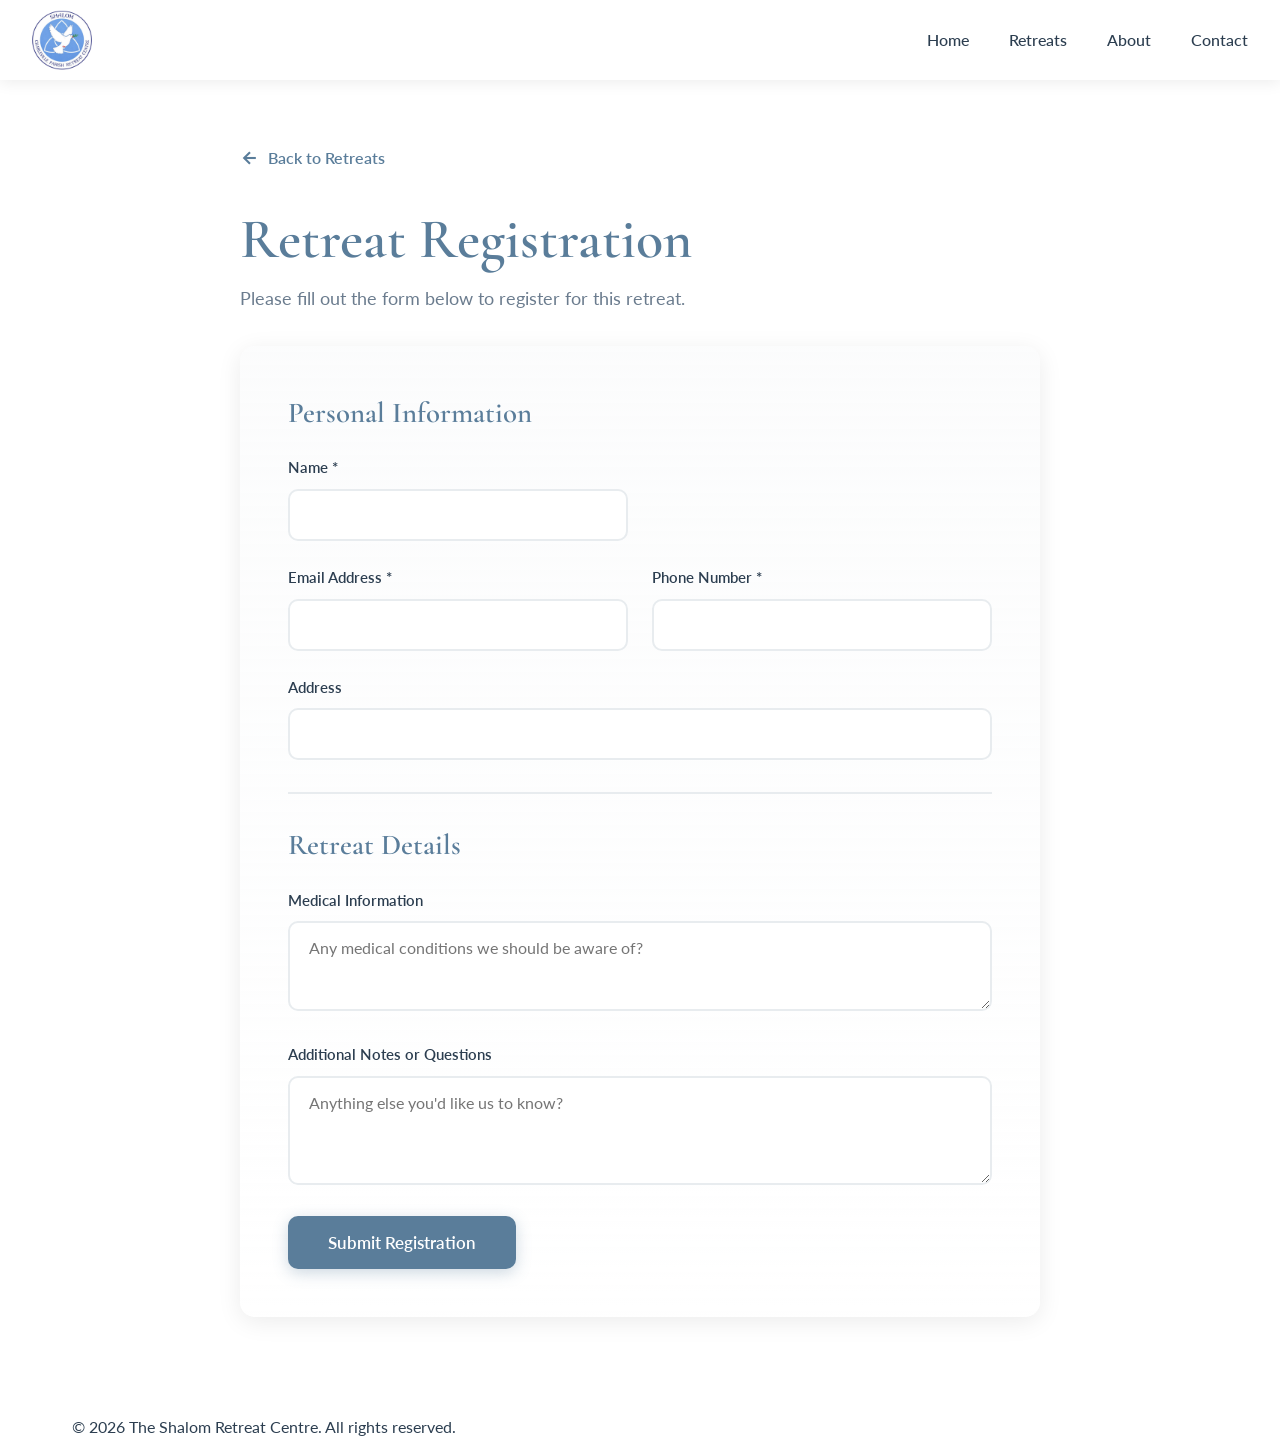
<file: retreat-signup.html>
<!DOCTYPE html>
<html lang="en">
<head>
    <meta charset="UTF-8">
    <meta name="viewport" content="width=device-width, initial-scale=1.0">
    <title>Retreat Registration - The Shalom Retreat Centre</title>
    <link rel="icon" type="image/x-icon" href="favicon.ico">
    <link rel="preconnect" href="https://fonts.googleapis.com">
    <link rel="preconnect" href="https://fonts.gstatic.com" crossorigin>
    <link href="https://fonts.googleapis.com/css2?family=Cormorant+Garamond:wght@300;400;600&family=Lato:wght@300;400;700&display=swap" rel="stylesheet">
    <link rel="stylesheet" href="styles.css">
</head>
<body>
    <!-- Navigation -->
    <nav class="navbar">
        <div class="nav-container">
            <a href="index.html" class="nav-logo">
                <img src="Shalom_logo_transparent.png" alt="Shalom Retreat Centre">
            </a>
            <ul class="nav-menu">
                <li><a href="index.html">Home</a></li>
                <li><a href="bookings.html">Retreats</a></li>
                <li><a href="about.html">About</a></li>
                <li><a href="contact.html">Contact</a></li>
            </ul>
            <div class="hamburger">
                <span></span>
                <span></span>
                <span></span>
            </div>
        </div>
    </nav>

    <!-- Animated Background -->
    <div class="background-animation subtle">
        <div class="bubble"></div>
        <div class="bubble"></div>
        <div class="bubble"></div>
    </div>

    <!-- Registration Section -->
    <section class="registration-section">
        <div class="container">
            <div class="registration-content fade-in">
                <a href="bookings.html" class="back-link">
                    <svg width="20" height="20" viewBox="0 0 24 24" fill="none" stroke="currentColor">
                        <line x1="19" y1="12" x2="5" y2="12"></line>
                        <polyline points="12 19 5 12 12 5"></polyline>
                    </svg>
                    Back to Retreats
                </a>
                
                <h1 id="retreatTitle">Retreat Registration</h1>
                <p class="subtitle">Please fill out the form below to register for this retreat.</p>

                <form id="registrationForm" class="registration-form">
                    <input type="hidden" id="retreatName" name="retreatName">
                    <input type="hidden" id="sheetName" name="sheetName">
                    
                    <h3>Personal Information</h3>
                    <div class="form-row">
                        <div class="form-group">
                            <label for="Name">Name *</label>
                            <input type="text" id="Name" name="Name" required>
                        </div>
                    </div>

                    <div class="form-row">
                        <div class="form-group">
                            <label for="email">Email Address *</label>
                            <input type="email" id="email" name="email" required>
                        </div>
                        <div class="form-group">
                            <label for="phone">Phone Number *</label>
                            <input type="tel" id="phone" name="phone" required>
                        </div>
                    </div>

                    <div class="form-group">
                        <label for="address">Address</label>
                        <input type="text" id="address" name="address">
                    </div>

                    <h3>Retreat Details</h3>
                    
                    

                    <div class="form-group">
                        <label for="medical">Medical Information</label>
                        <textarea id="medical" name="medical" rows="3" placeholder="Any medical conditions we should be aware of?"></textarea>
                    </div>

                    <div class="form-group">
                        <label for="notes">Additional Notes or Questions</label>
                        <textarea id="notes" name="notes" rows="4" placeholder="Anything else you'd like us to know?"></textarea>
                    </div>

                    <button type="submit" class="btn-primary">Submit Registration</button>
                </form>

                <div class="success-message" id="successMessage">
                    <svg width="24" height="24" viewBox="0 0 24 24" fill="none" stroke="currentColor">
                        <path d="M22 11.08V12a10 10 0 1 1-5.93-9.14"></path>
                        <polyline points="22 4 12 14.01 9 11.01"></polyline>
                    </svg>
                    Thank you for registering! We'll be in touch soon with more details.
                </div>

                <div class="error-message" id="errorMessage">
                    <svg width="24" height="24" viewBox="0 0 24 24" fill="none" stroke="currentColor">
                        <circle cx="12" cy="12" r="10"></circle>
                        <line x1="15" y1="9" x2="9" y2="15"></line>
                        <line x1="9" y1="9" x2="15" y2="15"></line>
                    </svg>
                    <span>Oops! Something went wrong. Please try again.</span>
                </div>
            </div>
        </div>
    </section>

    <!-- Footer -->
    <footer class="footer">
        <div class="container">
            <p>&copy; 2026 The Shalom Retreat Centre. All rights reserved.</p>
        </div>
    </footer>

    <script src="script.js"></script>
    <script>
        // Retreat information - UPDATE THIS when you add retreats to bookings.html
        // The 'id' must match what's in bookings.html
        const retreatInfo = {
            'silent': {
                name: 'Pre-Lenten Mini-Retreat',
                sheetName: 'Pre-Lenten'
            },
            'keane': {
                name: 'Day of Prayer With Fr. Keane',
                sheetName: 'Day of Prayer'
	    },
	'greaterlove': {
                name: 'No Greater Love: Lenten Journey',
                sheetName: 'No Greater Love'
	    },
	'lectiodivina': {
                name: 'Lectio Divina',
                sheetName: 'Lectio Divina'

            }
            // When you add a new retreat to bookings.html, add it here too:
            // 'advent': {
            //     name: 'Advent Preparation Retreat',
            //     sheetName: 'Advent Retreat'
            // }
        };
        
        // Get retreat ID from URL and set form values
        const urlParams = new URLSearchParams(window.location.search);
        const retreatId = urlParams.get('retreat');
        
        if (retreatId && retreatInfo[retreatId]) {
            document.getElementById('retreatTitle').textContent = retreatInfo[retreatId].name;
            document.getElementById('retreatName').value = retreatInfo[retreatId].name;
            document.getElementById('sheetName').value = retreatInfo[retreatId].sheetName;
        } else {
            document.getElementById('retreatTitle').textContent = 'Retreat Registration';
        }
    </script>
</body>
</html>
</file>
<file: styles.css>
/* ===== CSS VARIABLES ===== */
:root {
    --primary-color: #5a7d9a;
    --secondary-color: #8ba5b8;
    --accent-color: #c9a66b;
    --text-dark: #2c3e50;
    --text-light: #6b7c8e;
    --bg-light: #f8f9fa;
    --white: #ffffff;
    --success: #4caf50;
    --error: #e57373;

    --font-heading: 'Cormorant Garamond', serif;
    --font-body: 'Lato', sans-serif;

    --transition: all 0.3s ease;
}

/* ===== RESET & BASE ===== */
*, *::before, *::after {
    margin: 0;
    padding: 0;
    box-sizing: border-box;
}

html { scroll-behavior: smooth; }

body {
    font-family: var(--font-body);
    color: var(--text-dark);
    line-height: 1.7;
    overflow-x: hidden;
}

h1, h2, h3, h4, h5, h6 {
    font-family: var(--font-heading);
    font-weight: 600;
    line-height: 1.3;
    margin-bottom: 1rem;
}

h1 { font-size: 3.5rem; }
h2 { font-size: 2.8rem; }
h3 { font-size: 1.8rem; }

p { margin-bottom: 1rem; }

a {
    text-decoration: none;
    color: inherit;
    transition: var(--transition);
}

img {
    max-width: 100%;
    height: auto;
    display: block;
}

.container {
    max-width: 1200px;
    margin: 0 auto;
    padding: 0 2rem;
}

/* ===== ANIMATED BACKGROUND ===== */
.background-animation {
    position: fixed;
    top: 0; left: 0;
    width: 100%; height: 100%;
    z-index: -1;
    overflow: hidden;
    background: linear-gradient(160deg, #f7f5f0 0%, #edf2f6 50%, #f5f2ec 100%);
}

.background-animation.subtle {
    background: linear-gradient(160deg, #f8f7f3 0%, #f0f4f8 60%, #f6f3ee 100%);
}

/* Soft drifting circles */
.orb {
    position: absolute;
    border-radius: 50%;
    opacity: 0;
    will-change: transform, opacity;
}

.orb-1 {
    width: 500px; height: 500px; top: -8%; left: -10%;
    background: radial-gradient(circle at 40% 40%, rgba(90,125,154,0.18) 0%, transparent 68%);
    animation: drift1 50s -5s infinite ease-in-out;
}
.orb-2 {
    width: 380px; height: 380px; top: 25%; left: 60%;
    background: radial-gradient(circle at 50% 50%, rgba(201,166,107,0.14) 0%, transparent 68%);
    animation: drift2 58s -18s infinite ease-in-out;
}
.orb-3 {
    width: 460px; height: 460px; top: 60%; left: -5%;
    background: radial-gradient(circle at 40% 60%, rgba(139,165,184,0.15) 0%, transparent 68%);
    animation: drift3 64s -30s infinite ease-in-out;
}
.orb-4 {
    width: 280px; height: 280px; top: 5%; left: 72%;
    background: radial-gradient(circle at 50% 40%, rgba(201,166,107,0.12) 0%, transparent 68%);
    animation: drift4 42s -8s infinite ease-in-out;
}
.orb-5 {
    width: 420px; height: 420px; top: 70%; left: 55%;
    background: radial-gradient(circle at 50% 50%, rgba(90,125,154,0.12) 0%, transparent 68%);
    animation: drift5 56s -22s infinite ease-in-out;
}
.orb-6 {
    width: 220px; height: 220px; top: 42%; left: 30%;
    background: radial-gradient(circle at 50% 50%, rgba(201,166,107,0.10) 0%, transparent 68%);
    animation: drift6 70s -40s infinite ease-in-out;
}

@keyframes drift1 {
    0%,100% { opacity:0; transform: translate(0,0); }
    10%      { opacity:1; }
    50%      { opacity:1; transform: translate(70px, 90px); }
    90%      { opacity:1; }
}
@keyframes drift2 {
    0%,100% { opacity:0; transform: translate(0,0); }
    10%      { opacity:1; }
    40%      { opacity:1; transform: translate(-60px,-70px); }
    70%      { opacity:1; transform: translate(-100px, 30px); }
    90%      { opacity:1; }
}
@keyframes drift3 {
    0%,100% { opacity:0; transform: translate(0,0); }
    10%      { opacity:1; }
    50%      { opacity:1; transform: translate(80px,-100px); }
    90%      { opacity:1; }
}
@keyframes drift4 {
    0%,100% { opacity:0; transform: translate(0,0); }
    10%      { opacity:1; }
    35%      { opacity:1; transform: translate(-40px, 60px); }
    65%      { opacity:1; transform: translate(-80px, 30px); }
    90%      { opacity:1; }
}
@keyframes drift5 {
    0%,100% { opacity:0; transform: translate(0,0); }
    10%      { opacity:1; }
    50%      { opacity:1; transform: translate(-90px,-80px); }
    90%      { opacity:1; }
}
@keyframes drift6 {
    0%,100% { opacity:0; transform: translate(0,0); }
    10%      { opacity:1; }
    33%      { opacity:1; transform: translate(50px,-50px); }
    66%      { opacity:1; transform: translate(-30px,-80px); }
    90%      { opacity:1; }
}

/* ===== NAVIGATION ===== */
.navbar {
    background: var(--white);
    box-shadow: 0 2px 15px rgba(0,0,0,0.08);
    position: sticky;
    top: 0;
    z-index: 1000;
    animation: slideDown 0.5s ease;
}

@keyframes slideDown {
    from { transform: translateY(-100%); opacity: 0; }
    to   { transform: translateY(0);     opacity: 1; }
}

.nav-container {
    max-width: 1400px;
    margin: 0 auto;
    padding: 0 2rem;
    display: flex;
    justify-content: space-between;
    align-items: center;
    height: 80px;
}

.nav-logo img {
    height: 60px;
    width: auto;
    transition: var(--transition);
}

.nav-logo:hover img { transform: scale(1.05); }

.nav-menu {
    display: flex;
    list-style: none;
    gap: 2.5rem;
}

.nav-menu a {
    color: var(--text-dark);
    font-weight: 500;
    font-size: 1rem;
    position: relative;
    padding: 0.5rem 0;
}

.nav-menu a::after {
    content: '';
    position: absolute;
    bottom: 0; left: 0;
    width: 0; height: 2px;
    background: var(--primary-color);
    transition: width 0.3s ease;
}

.nav-menu a:hover::after,
.nav-menu a.active::after { width: 100%; }

.hamburger {
    display: none;
    flex-direction: column;
    cursor: pointer;
    gap: 5px;
}

.hamburger span {
    width: 25px; height: 3px;
    background: var(--text-dark);
    transition: var(--transition);
}

/* ===== HERO SECTION ===== */
.hero {
    min-height: 70vh;
    display: flex;
    flex-direction: column;
    align-items: center;
    justify-content: center;
    text-align: center;
    background: linear-gradient(135deg, rgba(90,125,154,0.92), rgba(139,165,184,0.82)),
                url('https://i.imgur.com/rm2Lard.jpeg?w=1200&q=80') center/cover;
    position: relative;
    overflow: hidden;
}

.hero::before {
    content: '';
    position: absolute;
    inset: 0;
    background: radial-gradient(circle at 30% 50%, rgba(201,166,107,0.12), transparent 60%);
    animation: pulseGlow 8s ease-in-out infinite;
}

@keyframes pulseGlow {
    0%, 100% { opacity: 0.3; }
    50%       { opacity: 0.7; }
}

.hero-content {
    position: relative;
    z-index: 1;
    color: var(--white);
    max-width: 820px;
    padding: 2rem 2rem 7rem;
}

.hero h1 {
    font-size: 4.5rem;
    margin-bottom: 1.5rem;
    text-shadow: 0 2px 20px rgba(0,0,0,0.3);
}

.hero p {
    font-size: 1.4rem;
    opacity: 0.95;
    font-weight: 300;
    margin-bottom: 2.5rem;
}

.hero-btn {
    background: rgba(255,255,255,0.15);
    border: 2px solid rgba(255,255,255,0.7);
    color: var(--white);
    backdrop-filter: blur(6px);
    box-shadow: 0 4px 20px rgba(0,0,0,0.15);
}

.hero-btn:hover {
    background: var(--white);
    color: var(--primary-color);
    border-color: var(--white);
    transform: translateY(-2px);
}

/* Hero button group (side-by-side on homepage) */
.hero-buttons {
    display: flex;
    flex-wrap: wrap;
    gap: 1rem;
    justify-content: center;
    align-items: center;
}

/* ===== WHATSAPP BUTTON ===== */
.btn-whatsapp {
    display: inline-flex;
    align-items: center;
    gap: 0.5rem;
    padding: 1rem 2rem;
    font-size: 1.05rem;
    font-weight: 600;
    border-radius: 10px;
    cursor: pointer;
    transition: var(--transition);
    border: 2px solid rgba(255,255,255,0.7);
    font-family: var(--font-body);
    background: rgba(37,211,102,0.25);
    color: var(--white);
    backdrop-filter: blur(6px);
    box-shadow: 0 4px 20px rgba(0,0,0,0.15);
    text-decoration: none;
    white-space: nowrap;
}
.btn-whatsapp:hover {
    background: #25d366;
    border-color: #25d366;
    color: var(--white);
    transform: translateY(-2px);
    box-shadow: 0 6px 24px rgba(37,211,102,0.4);
}

/* WhatsApp button on light backgrounds (about CTA, contact) */
.btn-whatsapp-light {
    display: inline-flex;
    align-items: center;
    gap: 0.5rem;
    padding: 1rem 2rem;
    font-size: 1.05rem;
    font-weight: 600;
    border-radius: 10px;
    cursor: pointer;
    transition: var(--transition);
    border: 2px solid #25d366;
    font-family: var(--font-body);
    background: transparent;
    color: #1a9e4d;
    text-decoration: none;
    white-space: nowrap;
}
.btn-whatsapp-light:hover {
    background: #25d366;
    color: var(--white);
    transform: translateY(-2px);
    box-shadow: 0 6px 24px rgba(37,211,102,0.35);
}

/* Footer WhatsApp link */
.footer-links .wa-link {
    display: inline-flex;
    align-items: center;
    gap: 5px;
}

/* ===== SCROLL INDICATOR ===== */
.scroll-indicator {
    position: absolute;
    bottom: 2.5rem;
    left: 50%;
    transform: translateX(-50%);
    display: flex;
    flex-direction: column;
    align-items: center;
    gap: 0.4rem;
    color: rgba(255,255,255,0.85);
    font-size: 0.8rem;
    font-family: var(--font-body);
    font-weight: 600;
    letter-spacing: 0.12em;
    text-transform: uppercase;
    transition: color 0.3s ease;
    /* Custom animation keeps translateX(-50%) intact — generic fadeIn would overwrite it */
    animation: fadeInScroll 1s ease 1.2s forwards;
    opacity: 0;
    z-index: 2;
}

@keyframes fadeInScroll {
    from { opacity: 0; transform: translateX(-50%) translateY(12px); }
    to   { opacity: 1; transform: translateX(-50%) translateY(0); }
}

.scroll-indicator:hover {
    color: var(--white);
    transform: translateX(-50%) translateY(4px);
}

.scroll-label {
    opacity: 0.8;
}

.scroll-arrow {
    animation: bounceArrow 2s ease-in-out infinite;
    display: flex;
}

.scroll-arrow svg {
    stroke: rgba(255,255,255,0.9);
}

@keyframes bounceArrow {
    0%, 100% { transform: translateY(0); }
    50%       { transform: translateY(6px); }
}

/* ===== ANIMATIONS ===== */
.fade-in         { opacity: 0; animation: fadeIn 1s ease 0.0s forwards; }
.fade-in-delay-1 { opacity: 0; animation: fadeIn 1s ease 0.2s forwards; }
.fade-in-delay-2 { opacity: 0; animation: fadeIn 1s ease 0.4s forwards; }
.fade-in-delay-3 { opacity: 0; animation: fadeIn 1s ease 0.6s forwards; }
.fade-in-delay-4 { opacity: 0; animation: fadeIn 1s ease 0.8s forwards; }
.fade-in-delay-5 { opacity: 0; animation: fadeIn 1s ease 1.0s forwards; }

@keyframes fadeIn {
    from { opacity: 0; transform: translateY(28px); }
    to   { opacity: 1; transform: translateY(0); }
}

/* ===== HIGHLIGHTS SECTION (homepage) ===== */
.highlights-section {
    padding: 5rem 0 3rem;
    background: var(--white);
}

.section-intro {
    text-align: center;
    margin-bottom: 3rem;
}

.section-intro h2 {
    color: var(--primary-color);
    margin-bottom: 0.5rem;
}

.section-intro p {
    color: var(--text-light);
    font-size: 1.15rem;
    margin: 0;
}

.highlights-footer {
    text-align: center;
    margin-top: 3rem;
}

/* ===== FORMS SECTION (homepage two-column) ===== */
.forms-section {
    padding: 4rem 0 5rem;
    background: linear-gradient(to bottom, var(--bg-light), #eef2f6);
}

.forms-grid {
    display: grid;
    grid-template-columns: 1fr 1fr;
    gap: 3rem;
    align-items: start;
}

.form-panel {
    background: var(--white);
    border-radius: 20px;
    padding: 3rem 2.5rem;
    box-shadow: 0 8px 35px rgba(0,0,0,0.07);
    border-top: 4px solid var(--primary-color);
    opacity: 0;
}

.form-panel-alt {
    border-top-color: var(--accent-color);
}

.form-panel-icon {
    display: inline-flex;
    align-items: center;
    justify-content: center;
    width: 64px;
    height: 64px;
    background: linear-gradient(135deg, var(--primary-color), var(--secondary-color));
    border-radius: 16px;
    margin-bottom: 1.5rem;
}

.form-panel-alt .form-panel-icon {
    background: linear-gradient(135deg, var(--accent-color), #d4b57a);
}

.form-panel-icon svg {
    stroke: var(--white);
}

.form-panel h2 {
    color: var(--text-dark);
    font-size: 1.9rem;
    margin-bottom: 0.5rem;
}

.form-panel-sub {
    color: var(--text-light);
    font-size: 1rem;
    margin-bottom: 2rem;
}

/* ===== PAGE HEADER ===== */
.page-header {
    padding: 4rem 0 3rem;
    text-align: center;
    background: linear-gradient(to bottom, rgba(248,249,250,0.5), transparent);
}

.page-header h1 { color: var(--primary-color); margin-bottom: 1rem; }
.page-header p  { color: var(--text-light); font-size: 1.2rem; max-width: 800px; margin: 0 auto; }

/* ===== RETREATS SECTION ===== */
.retreats-section {
    padding: 4rem 0 6rem;
    background: var(--white);
}

/* Shared grid — used by homepage highlights (3 cards) */
.retreats-grid {
    display: grid;
    grid-template-columns: repeat(auto-fill, minmax(320px, 1fr));
    gap: 2.5rem;
    margin-bottom: 2rem;
}

/* Bookings page: slimmer cards, 4 across */
.retreats-section .retreats-grid {
    grid-template-columns: repeat(auto-fill, minmax(240px, 1fr));
    gap: 1.8rem;
}


/* ===== RETREAT SIGNUP — IMAGE BANNER (req 4: no text overlay) ===== */
.retreat-hero-img-wrap {
    position: relative;
    width: 100%;
    height: 360px;
    overflow: hidden;
    background: #2c3e50;
}

.retreat-hero-banner-img {
    width: 100%;
    height: 100%;
    object-fit: cover;
    object-position: center;
    display: block;
}

/* Tag pill in top-right of the image — kept visible on hover via z-index:3 (req 5) */
.retreat-hero-banner-tag {
    position: absolute;
    top: 1.2rem; right: 1.5rem;
    z-index: 3;
    background: var(--accent-color);
    color: #fff;
    padding: 0.35rem 1.1rem;
    border-radius: 20px;
    font-size: 0.8rem;
    font-weight: 700;
    letter-spacing: 0.05em;
    text-transform: uppercase;
    box-shadow: 0 2px 8px rgba(0,0,0,0.25);
}

/* ===== RETREAT INFO BLOCK — BELOW the banner (req 4) ===== */
.retreat-hero-below {
    background: var(--bg-light);
    border-bottom: 3px solid var(--accent-color);
    padding: 2rem 0 1.8rem;
}

.retreat-hero-below-inner {
    max-width: 820px;
}

.retreat-hero-below-tag {
    display: inline-block;
    background: var(--accent-color);
    color: #fff;
    padding: 0.3rem 1rem;
    border-radius: 20px;
    font-size: 0.78rem;
    font-weight: 700;
    letter-spacing: 0.05em;
    text-transform: uppercase;
    margin-bottom: 0.75rem;
}

.retreat-hero-below-title {
    font-size: 2.2rem;
    color: var(--text-dark);
    margin-bottom: 0.6rem;
    line-height: 1.25;
}

.retreat-hero-below-meta {
    display: flex;
    align-items: center;
    gap: 0.5rem;
    color: var(--text-light);
    font-size: 0.95rem;
    margin-bottom: 0.9rem;
}
.retreat-hero-below-meta svg { stroke: var(--primary-color); flex-shrink: 0; }

.retreat-hero-below-desc {
    color: var(--text-light);
    line-height: 1.75;
    margin: 0;
    max-width: 680px;
    white-space: pre-line;
}

/* Cost / donation badge — on signup page hero */
.retreat-cost-badge-hero {
    display: inline-block;
    margin-top: 1rem;
    background: #fff8ee;
    border: 1.5px solid var(--accent-color);
    color: #7a5a1e;
    padding: 0.45rem 1.1rem;
    border-radius: 8px;
    font-size: 0.95rem;
    font-weight: 600;
}



.retreat-card {
    background: var(--white);
    border-radius: 15px;
    overflow: hidden;
    box-shadow: 0 5px 20px rgba(0,0,0,0.08);
    transition: var(--transition);
    opacity: 0;
    display: flex;
    flex-direction: column;
}

.retreat-card:hover {
    transform: translateY(-8px);
    box-shadow: 0 12px 35px rgba(0,0,0,0.15);
}

.retreat-image {
    position: relative;
    height: 240px;
    overflow: hidden;
    /* Establish a stacking context so z-index on the tag is scoped here */
    isolation: isolate;
}

.retreat-image img {
    width: 100%; height: 100%;
    object-fit: cover;
    transition: transform 0.5s ease;
    /* Image sits at z-index:0, tag at z-index:3 — tag always on top (req 5) */
    position: relative;
    z-index: 0;
}

.retreat-card:hover .retreat-image img { transform: scale(1.1); }

/* Tag stays visible during hover/scale — z-index:3 set inline in JS too (req 5) */
.retreat-tag {
    position: absolute;
    top: 1rem; right: 1rem;
    z-index: 3;
    background: var(--accent-color);
    color: var(--white);
    padding: 0.5rem 1.2rem;
    border-radius: 20px;
    font-size: 0.85rem;
    font-weight: 600;
    box-shadow: 0 2px 10px rgba(0,0,0,0.2);
    /* Prevent tag from scaling with the image */
    pointer-events: none;
}

.retreat-content { padding: 2rem; display: flex; flex-direction: column; flex: 1; }

/* Slightly tighter padding on bookings page for slimmer cards */
.retreats-section .retreat-content { padding: 1.5rem; }

.retreat-content h3 {
    color: var(--primary-color);
    margin-bottom: 1rem;
    font-size: 1.6rem;
}

.retreat-date {
    display: flex;
    align-items: center;
    gap: 0.6rem;
    color: var(--text-light);
    margin-bottom: 1rem;
    font-size: 0.95rem;
}

.retreat-date svg {
    stroke: var(--primary-color);
    stroke-width: 2;
    flex-shrink: 0;
}

/* Description: 3-line ellipsis truncation (req 4) — replaces old scroll-on-hover */
.retreat-desc-wrap {
    margin-bottom: 0.8rem;
}

.retreat-desc-wrap p {
    color: var(--text-light);
    line-height: 1.7;
    margin: 0;
    white-space: pre-line;
    display: -webkit-box;
    -webkit-line-clamp: 3;
    -webkit-box-orient: vertical;
    overflow: hidden;
    text-overflow: ellipsis;
}

/* Optional cost/donation badge on cards (req 6) */
.retreat-cost-badge {
    display: inline-block;
    background: #fff8ee;
    border: 1.5px solid var(--accent-color);
    color: #7a5a1e;
    padding: 0.3rem 0.9rem;
    border-radius: 8px;
    font-size: 0.88rem;
    font-weight: 600;
    margin-bottom: 0.8rem;
    align-self: flex-start;
}

.retreat-content .btn-secondary {
    width: 100%;
    padding: 0.8rem 1.5rem;
    font-size: 1rem;
    text-align: center;
    margin-top: auto;
    padding-top: 1.5rem;
    flex-shrink: 0;
}

/* ===== FORMS ===== */
.contact-form { margin-top: 1.5rem; }

.form-row {
    display: grid;
    grid-template-columns: 1fr 1fr;
    gap: 1.5rem;
    margin-bottom: 0;
}

.form-group { margin-bottom: 1.5rem; }

.form-group label {
    display: block;
    color: var(--text-dark);
    font-weight: 600;
    margin-bottom: 0.5rem;
    font-size: 0.95rem;
}

.form-group input,
.form-group textarea,
.form-group select {
    width: 100%;
    padding: 0.9rem 1.2rem;
    border: 2px solid #e8ecef;
    border-radius: 10px;
    font-size: 1rem;
    font-family: var(--font-body);
    transition: var(--transition);
    background: var(--white);
}

.form-group input:focus,
.form-group textarea:focus,
.form-group select:focus {
    outline: none;
    border-color: var(--primary-color);
    box-shadow: 0 0 0 4px rgba(90,125,154,0.1);
}

.form-group textarea { resize: vertical; }

/* ===== BUTTONS ===== */
.btn-primary,
.btn-secondary {
    display: inline-block;
    padding: 1rem 2.5rem;
    font-size: 1.05rem;
    font-weight: 600;
    border-radius: 10px;
    cursor: pointer;
    transition: var(--transition);
    border: none;
    font-family: var(--font-body);
}

.btn-primary {
    background: var(--primary-color);
    color: var(--white);
    box-shadow: 0 4px 15px rgba(90,125,154,0.3);
}

.btn-primary:hover {
    background: #4a6d8a;
    transform: translateY(-2px);
    box-shadow: 0 6px 20px rgba(90,125,154,0.4);
}

.btn-secondary {
    background: transparent;
    color: var(--primary-color);
    border: 2px solid var(--primary-color);
}

.btn-secondary:hover {
    background: var(--primary-color);
    color: var(--white);
}

/* ===== MESSAGES ===== */
.success-message,
.error-message {
    display: none;
    align-items: center;
    gap: 1rem;
    padding: 1.2rem 1.5rem;
    border-radius: 10px;
    margin-top: 1.5rem;
    font-weight: 500;
    animation: slideIn 0.3s ease;
}

@keyframes slideIn {
    from { opacity: 0; transform: translateY(-10px); }
    to   { opacity: 1; transform: translateY(0); }
}

.success-message {
    background: rgba(76,175,80,0.1);
    color: var(--success);
    border: 2px solid var(--success);
}

.error-message {
    background: rgba(229,115,115,0.1);
    color: var(--error);
    border: 2px solid var(--error);
}

.success-message svg,
.error-message svg {
    stroke-width: 2.5;
    flex-shrink: 0;
}

/* ===== REGISTRATION SECTION ===== */
.registration-section {
    padding: 4rem 0 6rem;
    background: var(--white);
}

.registration-content {
    max-width: 800px;
    margin: 0 auto;
}

.back-link {
    display: inline-flex;
    align-items: center;
    gap: 0.5rem;
    color: var(--primary-color);
    font-weight: 600;
    margin-bottom: 2rem;
    transition: var(--transition);
}

.back-link:hover { gap: 0.8rem; color: var(--secondary-color); }
.back-link svg   { stroke-width: 2.5; }

.registration-content h1 {
    color: var(--primary-color);
    margin-bottom: 0.5rem;
}

.registration-form {
    background: linear-gradient(to bottom, rgba(248,249,250,0.5), rgba(255,255,255,0.8));
    padding: 3rem;
    border-radius: 15px;
    box-shadow: 0 5px 25px rgba(0,0,0,0.08);
}

.registration-form h3 {
    color: var(--primary-color);
    margin-top: 2rem;
    margin-bottom: 1.5rem;
    padding-top: 2rem;
    border-top: 2px solid #e8ecef;
}

.registration-form h3:first-of-type {
    margin-top: 0;
    padding-top: 0;
    border-top: none;
}

.subtitle { color: var(--text-light); font-size: 1.1rem; margin-bottom: 2rem; }

/* ===== ABOUT PAGE ===== */
.about-hero {
    padding: 5rem 0 3rem;
    text-align: center;
    background: linear-gradient(to bottom, rgba(248,249,250,0.5), transparent);
}

.about-hero h1   { color: var(--primary-color); margin-bottom: 1rem; }
.about-hero .lead {
    color: var(--text-light);
    font-size: 1.3rem;
    max-width: 800px;
    margin: 0 auto;
}

.about-content {
    padding: 4rem 0;
    background: var(--white);
}

.about-grid {
    display: grid;
    grid-template-columns: 1fr 1fr;
    gap: 4rem;
    align-items: center;
    margin-bottom: 5rem;
}

.about-grid.reverse     { direction: rtl; }
.about-grid.reverse > * { direction: ltr; }

.about-text h2  { color: var(--primary-color); margin-bottom: 1.5rem; }
.about-text p   { color: var(--text-light); font-size: 1.05rem; line-height: 1.8; }

.about-image {
    border-radius: 15px;
    overflow: hidden;
    box-shadow: 0 10px 40px rgba(0,0,0,0.1);
}

.about-image img { width: 100%; height: 100%; object-fit: cover; transition: transform 0.5s ease; }
.about-image:hover img { transform: scale(1.05); }

/* ===== VALUES SECTION ===== */
.values-section {
    padding: 5rem 0;
    background: linear-gradient(to bottom, rgba(248,249,250,0.5), var(--white));
}

.values-section h2 { color: var(--primary-color); margin-bottom: 3rem; }
.text-center       { text-align: center; }

.values-grid {
    display: grid;
    grid-template-columns: repeat(auto-fit, minmax(250px, 1fr));
    gap: 2.5rem;
    margin-top: 3rem;
}

.value-card {
    text-align: center;
    padding: 2rem;
    background: var(--white);
    border-radius: 15px;
    box-shadow: 0 5px 20px rgba(0,0,0,0.06);
    transition: var(--transition);
    opacity: 0;
}

.value-card:hover {
    transform: translateY(-5px);
    box-shadow: 0 8px 30px rgba(0,0,0,0.12);
}

.value-icon {
    display: inline-flex;
    align-items: center;
    justify-content: center;
    width: 80px; height: 80px;
    background: linear-gradient(135deg, var(--primary-color), var(--secondary-color));
    border-radius: 50%;
    margin-bottom: 1.5rem;
}

.value-icon svg { stroke: var(--white); stroke-width: 2; }

.value-card h3 { color: var(--primary-color); margin-bottom: 0.8rem; font-size: 1.4rem; }
.value-card p  { color: var(--text-light); line-height: 1.6; }

/* ===== CTA SECTION ===== */
.cta-section {
    padding: 5rem 0;
    background: linear-gradient(135deg, rgba(90,125,154,0.95), rgba(139,165,184,0.9)),
                url('https://images.unsplash.com/photo-1519681393784-d120267933ba?w=1600&q=80') center/cover;
    text-align: center;
    position: relative;
}

.cta-content       { position: relative; z-index: 1; color: var(--white); }
.cta-content h2    { font-size: 3rem; margin-bottom: 1rem; }
.cta-content p     { font-size: 1.3rem; margin-bottom: 2rem; opacity: 0.95; }

.cta-buttons {
    display: flex;
    gap: 1.5rem;
    justify-content: center;
    flex-wrap: wrap;
}

.cta-buttons .btn-primary { background: var(--white); color: var(--primary-color); }
.cta-buttons .btn-primary:hover { background: var(--accent-color); color: var(--white); }
.cta-buttons .btn-secondary { border-color: var(--white); color: var(--white); }
.cta-buttons .btn-secondary:hover { background: var(--white); color: var(--primary-color); }
.cta-buttons .btn-whatsapp-light { border-color: rgba(255,255,255,0.7); color: var(--white); }
.cta-buttons .btn-whatsapp-light:hover { background: #25d366; border-color: #25d366; color: var(--white); }

/* ===== CONTACT SECTION ===== */
.contact-section {
    padding: 4rem 0 6rem;
    background: var(--white);
}

.contact-header {
    text-align: center;
    max-width: 700px;
    margin: 0 auto 4rem;
}

.contact-header h1 { color: var(--primary-color); margin-bottom: 1rem; }
.contact-header p  { color: var(--text-light); font-size: 1.1rem; }

.contact-grid {
    display: grid;
    grid-template-columns: 1fr 1.5fr;
    gap: 4rem;
}

.contact-info { display: flex; flex-direction: column; gap: 2rem; }

.contact-card {
    padding: 2rem;
    background: linear-gradient(to bottom right, rgba(248,249,250,0.8), var(--white));
    border-radius: 15px;
    box-shadow: 0 5px 20px rgba(0,0,0,0.06);
    transition: var(--transition);
}

.contact-card:hover { transform: translateY(-3px); box-shadow: 0 8px 30px rgba(0,0,0,0.1); }

.contact-icon {
    display: inline-flex;
    align-items: center;
    justify-content: center;
    width: 60px; height: 60px;
    background: linear-gradient(135deg, var(--primary-color), var(--secondary-color));
    border-radius: 50%;
    margin-bottom: 1rem;
}

.contact-icon svg   { stroke: var(--white); stroke-width: 2; }
.contact-card h3    { color: var(--primary-color); margin-bottom: 0.8rem; font-size: 1.3rem; }
.contact-card p     { color: var(--text-light); line-height: 1.6; }

.contact-form-container {
    background: linear-gradient(to bottom, rgba(248,249,250,0.5), rgba(255,255,255,0.8));
    padding: 3rem;
    border-radius: 15px;
    box-shadow: 0 5px 25px rgba(0,0,0,0.08);
}

.contact-form-container h2 { color: var(--primary-color); margin-bottom: 2rem; }

/* ===== FOOTER ===== */
.footer-main {
    background: linear-gradient(135deg, #1e2d3a 0%, #152030 100%);
    color: rgba(255,255,255,0.85);
    padding: 4rem 0 3rem;
}

.footer-grid {
    display: grid;
    grid-template-columns: 1.4fr 1fr 1.4fr;
    gap: 3rem;
}

.footer-col h4 {
    font-family: var(--font-heading);
    font-size: 1.25rem;
    color: var(--white);
    margin-bottom: 1.2rem;
    padding-bottom: 0.6rem;
    border-bottom: 1px solid rgba(201,166,107,0.35);
}

.footer-col p {
    font-size: 0.92rem;
    line-height: 1.7;
    color: rgba(255,255,255,0.7);
    margin-bottom: 0.8rem;
}

.footer-diocese a {
    color: var(--accent-color);
    transition: var(--transition);
}
.footer-diocese a:hover { color: #d9bb85; }

/* Quick links */
.footer-links {
    list-style: none;
    display: flex;
    flex-direction: column;
    gap: 0.6rem;
}

.footer-links a {
    color: rgba(255,255,255,0.7);
    font-size: 0.92rem;
    display: inline-flex;
    align-items: center;
    gap: 0.4rem;
    transition: var(--transition);
}

.footer-links a::before {
    content: '';
    display: inline-block;
    width: 5px; height: 5px;
    border-radius: 50%;
    background: var(--accent-color);
    flex-shrink: 0;
    transition: background 0.2s, transform 0.2s;
}

.footer-links a:hover { color: var(--white); }
.footer-links a:hover::before { background: #d9bb85; transform: scale(1.4); }

/* Contact list */
.footer-contact-list {
    list-style: none;
    display: flex;
    flex-direction: column;
    gap: 0.85rem;
}

.footer-contact-list li {
    display: flex;
    align-items: flex-start;
    gap: 0.65rem;
    font-size: 0.92rem;
    color: rgba(255,255,255,0.7);
    line-height: 1.5;
}

.footer-contact-list svg {
    stroke: var(--accent-color);
    flex-shrink: 0;
    margin-top: 2px;
}

.footer-contact-list a {
    color: rgba(255,255,255,0.7);
    transition: var(--transition);
}
.footer-contact-list a:hover { color: var(--white); }

/* Bottom bar */
.footer-bottom {
    background: rgba(0,0,0,0.25);
    padding: 1rem 0;
    text-align: center;
}

.footer-bottom p {
    font-size: 0.85rem;
    color: rgba(255,255,255,0.45);
    margin: 0;
}

/* Footer responsive */
@media (max-width: 820px) {
    .footer-grid { grid-template-columns: 1fr 1fr; }
    .footer-col:first-child { grid-column: 1 / -1; }
}

@media (max-width: 520px) {
    .footer-grid { grid-template-columns: 1fr; }
    .footer-col:first-child { grid-column: auto; }
}

/* ===== RESPONSIVE ===== */
@media (max-width: 968px) {
    h1 { font-size: 2.8rem; }
    h2 { font-size: 2.2rem; }
    h3 { font-size: 1.5rem; }

    .nav-menu {
        position: fixed;
        left: -100%; top: 80px;
        flex-direction: column;
        background: var(--white);
        width: 100%;
        text-align: center;
        transition: 0.3s;
        box-shadow: 0 10px 27px rgba(0,0,0,0.05);
        padding: 2rem 0;
        gap: 0;
    }

    .nav-menu.active { left: 0; }
    .nav-menu li     { padding: 1rem 0; }
    .hamburger       { display: flex; }

    .hamburger.active span:nth-child(1) { transform: rotate(45deg) translate(8px, 8px); }
    .hamburger.active span:nth-child(2) { opacity: 0; }
    .hamburger.active span:nth-child(3) { transform: rotate(-45deg) translate(8px, -8px); }

    .hero h1         { font-size: 3rem; }

    .forms-grid,
    .about-grid,
    .contact-grid    { grid-template-columns: 1fr; gap: 2.5rem; }

    .about-grid.reverse { direction: ltr; }

    .values-grid     { grid-template-columns: 1fr; }
    .cta-content h2  { font-size: 2.2rem; }

    .cta-buttons     { flex-direction: column; align-items: center; }
    .cta-buttons .btn-primary,
    .cta-buttons .btn-secondary,
    .cta-buttons .btn-whatsapp-light { width: 100%; max-width: 300px; justify-content: center; }

    .form-row        { grid-template-columns: 1fr; }
}

@media (max-width: 600px) {
    .container       { padding: 0 1.5rem; }
    .hero            { min-height: 88vh; }
    .hero h1         { font-size: 2.3rem; }
    .hero p          { font-size: 1.1rem; }
    .hero-content    { padding-bottom: 6rem; }
    .scroll-indicator { bottom: 1.5rem; }
    .hero-buttons    { flex-direction: column; align-items: center; }
    .hero-buttons .btn-primary,
    .hero-buttons .btn-whatsapp { width: 100%; max-width: 280px; justify-content: center; }

    .registration-form,
    .contact-form-container,
    .form-panel      { padding: 2rem 1.5rem; }

    .page-header     { padding: 3rem 0 2rem; }
    .retreats-grid,
    .retreats-section .retreats-grid { grid-template-columns: 1fr; }
    .nav-logo img    { height: 50px; }
}

/* ===== BOOKING SUCCESS POPUP (req 3) ===== */
#bookingPopup {
    display: none;
    position: fixed;
    inset: 0;
    z-index: 9999;
    align-items: center;
    justify-content: center;
}

.booking-popup-overlay {
    position: absolute;
    inset: 0;
    background: rgba(30, 45, 58, 0.7);
    backdrop-filter: blur(3px);
    display: flex;
    align-items: center;
    justify-content: center;
    padding: 1.5rem;
}

.booking-popup-box {
    background: var(--white);
    border-radius: 16px;
    padding: 2.5rem 2rem;
    max-width: 440px;
    width: 100%;
    text-align: center;
    box-shadow: 0 20px 60px rgba(0,0,0,0.25);
    animation: popupIn 0.28s cubic-bezier(0.34, 1.56, 0.64, 1);
}

@keyframes popupIn {
    from { opacity: 0; transform: scale(0.85) translateY(20px); }
    to   { opacity: 1; transform: scale(1)    translateY(0); }
}

.booking-popup-icon {
    width: 72px; height: 72px;
    border-radius: 50%;
    background: #e8f5e9;
    display: flex;
    align-items: center;
    justify-content: center;
    margin: 0 auto 1.2rem;
    stroke: var(--success);
}

.booking-popup-icon svg { stroke: #388e3c; }

.booking-popup-title {
    font-family: var(--font-heading);
    font-size: 1.8rem;
    color: var(--text-dark);
    margin-bottom: 0.75rem;
}

.booking-popup-msg {
    color: var(--text-light);
    line-height: 1.7;
    margin-bottom: 1.5rem;
    font-size: 0.98rem;
}

.booking-popup-close {
    padding: 0.8rem 2.5rem;
    font-size: 1rem;
}

/* ===== FACILITIES PAGE (req 7) ===== */
.facilities-hero {
    padding: 5rem 0 3.5rem;
    text-align: center;
    background: linear-gradient(135deg, #f0f4f8 0%, #e8f0f5 100%);
    border-bottom: 1px solid rgba(90,125,154,0.15);
}

.facilities-hero h1 { color: var(--primary-color); }
.facilities-hero p   { color: var(--text-light); font-size: 1.15rem; max-width: 640px; margin: 0 auto; }

.facilities-section { padding: 5rem 0; background: var(--white); }

.facilities-intro {
    max-width: 780px;
    margin: 0 auto 4rem;
    text-align: center;
}

.facilities-intro h2 { color: var(--primary-color); margin-bottom: 1rem; }
.facilities-intro p  { color: var(--text-light); font-size: 1.05rem; line-height: 1.8; }

.facilities-grid {
    display: grid;
    grid-template-columns: repeat(auto-fill, minmax(300px, 1fr));
    gap: 2rem;
    margin-bottom: 4rem;
}

.facility-card {
    background: var(--bg-light);
    border-radius: 14px;
    padding: 2rem;
    border: 1px solid rgba(90,125,154,0.12);
    transition: var(--transition);
}

.facility-card:hover {
    transform: translateY(-4px);
    box-shadow: 0 8px 24px rgba(0,0,0,0.09);
    border-color: var(--primary-color);
}

.facility-icon {
    width: 52px; height: 52px;
    border-radius: 12px;
    background: linear-gradient(135deg, var(--primary-color), var(--secondary-color));
    display: flex;
    align-items: center;
    justify-content: center;
    margin-bottom: 1.2rem;
}
.facility-icon svg { stroke: #fff; }

.facility-card h3 { color: var(--text-dark); font-size: 1.3rem; margin-bottom: 0.6rem; }
.facility-card p  { color: var(--text-light); font-size: 0.95rem; line-height: 1.7; margin: 0; }

.facilities-cta {
    background: linear-gradient(135deg, var(--primary-color) 0%, #4a6d8a 100%);
    border-radius: 18px;
    padding: 3.5rem 3rem;
    text-align: center;
    color: #fff;
    margin-top: 2rem;
}

.facilities-cta h2 { color: #fff; margin-bottom: 1rem; font-size: 2.2rem; }
.facilities-cta p  { color: rgba(255,255,255,0.85); font-size: 1.05rem; margin-bottom: 2rem; }

.facilities-cta .cta-buttons { display: flex; gap: 1rem; justify-content: center; flex-wrap: wrap; }
.facilities-cta .btn-primary  { background: #fff; color: var(--primary-color); }
.facilities-cta .btn-primary:hover { background: var(--accent-color); color: #fff; }
.facilities-cta .btn-secondary { border-color: rgba(255,255,255,0.7); color: #fff; }
.facilities-cta .btn-secondary:hover { background: #fff; color: var(--primary-color); }

.facilities-what { padding: 5rem 0; background: var(--bg-light); }
.facilities-what h2 { color: var(--primary-color); text-align: center; margin-bottom: 3rem; }

.what-grid {
    display: grid;
    grid-template-columns: 1fr 1fr;
    gap: 3rem;
    align-items: start;
}

.what-list { list-style: none; display: flex; flex-direction: column; gap: 1rem; }
.what-list li {
    display: flex;
    gap: 0.9rem;
    align-items: flex-start;
    color: var(--text-light);
    font-size: 0.97rem;
    line-height: 1.6;
}
.what-list li::before {
    content: '';
    display: block;
    width: 8px; height: 8px;
    border-radius: 50%;
    background: var(--accent-color);
    flex-shrink: 0;
    margin-top: 0.5rem;
}

.facilities-testimonial {
    background: var(--white);
    border-left: 4px solid var(--accent-color);
    border-radius: 0 12px 12px 0;
    padding: 1.8rem 2rem;
    margin-top: 1rem;
}
.facilities-testimonial p  { color: var(--text-light); font-style: italic; line-height: 1.8; margin-bottom: 0.6rem; }
.facilities-testimonial cite { font-size: 0.88rem; color: var(--primary-color); font-weight: 600; font-style: normal; }

@media (max-width: 768px) {
    .what-grid { grid-template-columns: 1fr; }
    .facilities-cta { padding: 2.5rem 1.5rem; }
    .facilities-cta h2 { font-size: 1.7rem; }
}

@media (max-width: 600px) {
    .retreat-hero-img-wrap { height: 240px; }
    .retreat-hero-below-title { font-size: 1.6rem; }
}

/* ===== NOTICE BANNER (index page) ===== */
#noticeBanner {
    background: linear-gradient(90deg, #5a7d9a 0%, #4a6d8a 100%);
    color: #fff;
    padding: 0.85rem 0;
    text-align: center;
    position: relative;
    z-index: 10;
}

.notice-banner-inner {
    display: flex;
    align-items: center;
    justify-content: center;
    gap: 0.6rem;
    max-width: 900px;
    margin: 0 auto;
    padding: 0 1.5rem;
    font-size: 0.97rem;
    font-weight: 500;
    line-height: 1.5;
}

.notice-banner-inner svg { stroke: rgba(255,255,255,0.85); flex-shrink: 0; }

/* ===== FACILITIES HERO BANNER (with image) ===== */
.facilities-hero-banner {
    position: relative;
    width: 100%;
    height: 420px;
    overflow: hidden;
    background: #2c3e50;
}

.facilities-hero-banner-img {
    width: 100%;
    height: 100%;
    object-fit: cover;
    object-position: top;
    display: block;
}

.facilities-hero-banner-overlay {
    position: absolute;
    inset: 0;
    background: linear-gradient(to bottom, rgba(20,35,50,0.35) 0%, rgba(20,35,50,0.65) 100%);
}

.facilities-hero-banner-text {
    position: absolute;
    bottom: 0; left: 0; right: 0;
    padding: 2.5rem 3rem;
    color: #fff;
    z-index: 2;
}

.facilities-hero-banner-text h1 {
    color: #fff;
    font-size: 3rem;
    margin-bottom: 0.4rem;
    text-shadow: 0 2px 12px rgba(0,0,0,0.4);
}

.facilities-hero-banner-text p {
    color: rgba(255,255,255,0.88);
    font-size: 1.1rem;
    margin: 0;
}

/* ===== FACILITY CARD IMAGE SLOT ===== */
.facility-card {
    display: flex;
    flex-direction: column;
    background: var(--bg-light);
    border-radius: 14px;
    overflow: hidden; /* so card-img clips to rounded corners */
    border: 1px solid rgba(90,125,154,0.12);
    transition: var(--transition);
    padding: 0; /* body carries the padding now */
}

.facility-card-img {
    width: 100%;
    height: 180px;
    overflow: hidden;
    flex-shrink: 0;
}

.facility-card-img img {
    width: 100%;
    height: 100%;
    object-fit: cover;
    object-position: center;
    display: block;
    transition: transform 0.4s ease;
}

.facility-card:hover .facility-card-img img { transform: scale(1.05); }

.facility-card-body {
    padding: 2rem;
    display: flex;
    flex-direction: column;
    flex: 1;
}

/* Keep old single-padding style for cards without image slot (icon + body) */
.facility-card > .facility-icon { padding: 2rem 2rem 0; }
.facility-card > h3             { padding: 0 2rem; }
.facility-card > p              { padding: 0 2rem 2rem; }

/* ===== FACILITIES CAROUSEL ===== */
.facilities-carousel-wrap {
    margin: 3rem 0;
}

.carousel-heading {
    text-align: center;
    color: var(--primary-color);
    margin-bottom: 1.5rem;
    font-size: 2rem;
}

.facilities-carousel {
    position: relative;
    border-radius: 16px;
    overflow: hidden;
    background: #111;
    aspect-ratio: 16/7;
    max-height: 500px;
    box-shadow: 0 8px 32px rgba(0,0,0,0.18);
}

.carousel-track {
    position: relative;
    width: 100%;
    height: 100%;
}

.carousel-slide {
    position: absolute;
    inset: 0;
    opacity: 0;
    transition: opacity 0.6s ease;
    display: block;
    cursor: pointer;
}

.carousel-slide.active { opacity: 1; }

.carousel-slide img {
    width: 100%;
    height: 100%;
    object-fit: cover;
    object-position: center;
    display: block;
}

.carousel-btn {
    position: absolute;
    top: 50%;
    transform: translateY(-50%);
    z-index: 5;
    background: rgba(255,255,255,0.15);
    border: 2px solid rgba(255,255,255,0.4);
    border-radius: 50%;
    width: 48px; height: 48px;
    display: flex; align-items: center; justify-content: center;
    cursor: pointer;
    color: #fff;
    transition: background 0.2s, border-color 0.2s;
    backdrop-filter: blur(4px);
}

.carousel-btn:hover { background: rgba(255,255,255,0.3); border-color: rgba(255,255,255,0.8); }
.carousel-prev { left: 1rem; }
.carousel-next { right: 1rem; }

.carousel-dots {
    position: absolute;
    bottom: 1rem;
    left: 0; right: 0;
    display: flex;
    justify-content: center;
    gap: 0.5rem;
    z-index: 5;
}

.carousel-dot {
    width: 10px; height: 10px;
    border-radius: 50%;
    background: rgba(255,255,255,0.45);
    border: none;
    cursor: pointer;
    padding: 0;
    transition: background 0.2s, transform 0.2s;
}

.carousel-dot.active { background: #fff; transform: scale(1.2); }

@media (max-width: 600px) {
    .facilities-hero-banner          { height: 260px; }
    .facilities-hero-banner-text h1  { font-size: 2rem; }
    .facilities-hero-banner-text     { padding: 1.5rem; }
    .carousel-btn                    { width: 36px; height: 36px; }
    .facilities-carousel             { aspect-ratio: 4/3; }
    .notice-banner-inner             { font-size: 0.88rem; }
}

/* =====================================================
   FACILITIES PAGE v2 — condensed, sleek, professional
   ===================================================== */

/* ── Scroll reveal ───────────────────────────────── */
.reveal,
.reveal-up {
    opacity: 0;
    transition: opacity 0.65s ease, transform 0.65s ease;
}
.reveal     { transform: none; }
.reveal-up  { transform: translateY(28px); }
.reveal.in-view,
.reveal-up.in-view {
    opacity: 1;
    transform: translateY(0);
}
/* Stagger siblings automatically */
.fac-grid .fac-card:nth-child(1) { transition-delay: 0.05s; }
.fac-grid .fac-card:nth-child(2) { transition-delay: 0.12s; }
.fac-grid .fac-card:nth-child(3) { transition-delay: 0.19s; }
.fac-grid .fac-card:nth-child(4) { transition-delay: 0.05s; }
.fac-grid .fac-card:nth-child(5) { transition-delay: 0.12s; }
.fac-grid .fac-card:nth-child(6) { transition-delay: 0.19s; }

/* ── Hero fallback (no image) ────────────────────── */
.fac-hero-fallback {
    padding: 5rem 0 3rem;
    text-align: center;
    background: linear-gradient(135deg, #f0f4f8, #e8f0f5);
    border-bottom: 1px solid rgba(90,125,154,0.12);
}
.fac-hero-label {
    font-family: var(--font-body);
    font-size: 0.8rem;
    font-weight: 700;
    letter-spacing: 0.18em;
    text-transform: uppercase;
    color: var(--primary-color);
    margin-bottom: 0.7rem;
}
.fac-hero-sub {
    color: var(--text-light);
    font-size: 1.1rem;
    max-width: 560px;
    margin: 0.6rem auto 0;
    line-height: 1.7;
}
.fac-hero-fallback h1 { color: var(--primary-color); font-size: 3rem; margin-bottom: 0.3rem; }

/* ── Stats bar ───────────────────────────────────── */
.fac-stats-bar {
    background: var(--primary-color);
    padding: 1.4rem 0;
}
.fac-stats {
    display: flex;
    align-items: center;
    justify-content: center;
    gap: 0;
    flex-wrap: wrap;
}
.fac-stat {
    display: flex;
    flex-direction: column;
    align-items: center;
    padding: 0 2.5rem;
    gap: 0.15rem;
}
.fac-stat-n {
    font-family: var(--font-heading);
    font-size: 2rem;
    font-weight: 600;
    color: #fff;
    line-height: 1;
}
.fac-stat-l {
    font-size: 0.78rem;
    color: rgba(255,255,255,0.72);
    text-transform: uppercase;
    letter-spacing: 0.06em;
    font-weight: 600;
}
.fac-stat-div {
    width: 1px;
    height: 2.5rem;
    background: rgba(255,255,255,0.2);
    flex-shrink: 0;
}

/* ── Spaces section ──────────────────────────────── */
.fac-spaces {
    padding: 4rem 0 2rem;
    background: var(--white);
}
.fac-section-head {
    text-align: center;
    max-width: 640px;
    margin: 0 auto 2.5rem;
}
.fac-section-head h2 { color: var(--primary-color); margin-bottom: 0.6rem; }
.fac-section-head p  { color: var(--text-light); font-size: 1rem; line-height: 1.7; }

/* ── Facility cards grid ─────────────────────────── */
.fac-grid {
    display: grid;
    grid-template-columns: repeat(3, 1fr);
    gap: 1.5rem;
    margin-bottom: 2.5rem;
}

.fac-card {
    background: var(--bg-light);
    border-radius: 12px;
    overflow: hidden;
    border: 1px solid rgba(90,125,154,0.1);
    transition: transform 0.28s ease, box-shadow 0.28s ease, border-color 0.28s ease;
    display: flex;
    flex-direction: column;
}
.fac-card:hover {
    transform: translateY(-5px);
    box-shadow: 0 10px 30px rgba(0,0,0,0.1);
    border-color: var(--primary-color);
}

/* Card image — placeholder shown by default, replaced by site-config via script.js */
.fac-card-img {
    width: 100%;
    height: 160px;
    overflow: hidden;
    flex-shrink: 0;
    background: #d5e3ef;
}
.fac-card-img img {
    width: 100%; height: 100%;
    object-fit: cover;
    object-position: center;
    display: block;
    transition: transform 0.4s ease;
}
.fac-card:hover .fac-card-img img { transform: scale(1.06); }

.fac-card-body {
    padding: 1.4rem 1.5rem 1.6rem;
    display: flex;
    flex-direction: column;
    flex: 1;
}
.fac-card-icon {
    width: 38px; height: 38px;
    border-radius: 10px;
    background: linear-gradient(135deg, var(--primary-color), var(--secondary-color));
    display: flex; align-items: center; justify-content: center;
    margin-bottom: 0.8rem;
    flex-shrink: 0;
}
.fac-card-icon svg { stroke: #fff; }
.fac-card-body h3 {
    color: var(--text-dark);
    font-size: 1.1rem;
    margin-bottom: 0.45rem;
    font-family: var(--font-body);
    font-weight: 700;
}
.fac-card-body p {
    color: var(--text-light);
    font-size: 0.9rem;
    line-height: 1.65;
    margin: 0;
}

/* ── Bottom section ──────────────────────────────── */
.fac-bottom {
    padding: 3.5rem 0 5rem;
    background: var(--bg-light);
    border-top: 1px solid rgba(90,125,154,0.1);
}
.fac-bottom-grid {
    display: grid;
    grid-template-columns: 1fr 1fr;
    gap: 3rem;
    align-items: start;
}

/* What's included */
.fac-included h2 { color: var(--primary-color); margin-bottom: 1.4rem; font-size: 1.7rem; }
.fac-included-list {
    list-style: none;
    display: flex;
    flex-direction: column;
    gap: 0.6rem;
    margin-bottom: 2rem;
}
.fac-included-list li {
    display: flex;
    align-items: flex-start;
    gap: 0.7rem;
    color: var(--text-light);
    font-size: 0.95rem;
    line-height: 1.55;
}
.fac-included-list li::before {
    content: '';
    display: block;
    width: 7px; height: 7px;
    border-radius: 50%;
    background: var(--accent-color);
    flex-shrink: 0;
    margin-top: 0.45rem;
}

.fac-testimonial {
    background: var(--white);
    border-left: 3px solid var(--accent-color);
    border-radius: 0 10px 10px 0;
    padding: 1.3rem 1.4rem;
    display: flex;
    flex-direction: column;
    gap: 0.5rem;
}
.fac-testimonial svg { flex-shrink: 0; opacity: 0.6; }
.fac-testimonial p   { color: var(--text-light); font-style: italic; font-size: 0.93rem; line-height: 1.7; margin: 0; }
.fac-testimonial cite { font-size: 0.82rem; color: var(--primary-color); font-weight: 700; font-style: normal; }

/* CTA panel */
.fac-cta-box {
    background: var(--white);
    border-radius: 16px;
    padding: 2rem 2rem 0;
    border: 1px solid rgba(90,125,154,0.12);
    box-shadow: 0 4px 20px rgba(0,0,0,0.06);
    overflow: hidden;
}
.fac-cta-box h2 { color: var(--primary-color); font-size: 1.7rem; margin-bottom: 0.5rem; }
.fac-cta-box > p { color: var(--text-light); font-size: 0.95rem; line-height: 1.65; margin-bottom: 1.2rem; }
.fac-cta-actions { display: flex; gap: 0.8rem; flex-wrap: wrap; margin-bottom: 0; }
.fac-enquire-btn { display: flex; align-items: center; gap: 0.5rem; }

/* Enquiry form accordion */
.fac-enquiry-form-wrap {
    max-height: 0;
    overflow: hidden;
    transition: max-height 0.5s cubic-bezier(0.4, 0, 0.2, 1),
                padding 0.4s ease,
                opacity 0.35s ease;
    opacity: 0;
    padding: 0 0;
}
.fac-enquiry-form-wrap.open {
    max-height: 1000px;
    opacity: 1;
    padding: 1.6rem 0 0.5rem;
}

.fac-enquiry-form { display: flex; flex-direction: column; gap: 1rem; }

.fac-form-row { display: grid; grid-template-columns: 1fr 1fr; gap: 1rem; }

.fac-form-field { display: flex; flex-direction: column; gap: 0.3rem; }
.fac-form-field label {
    font-size: 0.82rem;
    font-weight: 700;
    color: var(--text-dark);
    text-transform: uppercase;
    letter-spacing: 0.04em;
}
.fac-form-field label span { color: var(--accent-color); }
.fac-form-field input,
.fac-form-field textarea {
    padding: 0.6rem 0.85rem;
    border: 1px solid rgba(90,125,154,0.25);
    border-radius: 8px;
    font-size: 0.93rem;
    font-family: var(--font-body);
    color: var(--text-dark);
    background: var(--bg-light);
    transition: border-color 0.2s;
    width: 100%;
    box-sizing: border-box;
}
.fac-form-field input:focus,
.fac-form-field textarea:focus {
    outline: none;
    border-color: var(--primary-color);
    background: var(--white);
}
.fac-form-field textarea { resize: vertical; min-height: 72px; }

.fac-checkboxes {
    display: grid;
    grid-template-columns: 1fr 1fr;
    gap: 0.4rem 1rem;
    padding: 0.6rem 0;
}
.fac-check {
    display: flex;
    align-items: center;
    gap: 0.45rem;
    font-size: 0.9rem;
    color: var(--text-light);
    cursor: pointer;
}
.fac-check input { width: 15px; height: 15px; accent-color: var(--primary-color); cursor: pointer; flex-shrink: 0; }

.fac-form-footer {
    display: flex;
    flex-direction: column;
    gap: 0.7rem;
    padding-bottom: 0.5rem;
}

.fac-pricing-note {
    padding: 1rem 0 1.4rem;
    font-size: 0.85rem;
    color: var(--text-light);
    line-height: 1.65;
    border-top: 1px solid rgba(90,125,154,0.1);
    margin-top: 1.2rem;
}
.fac-pricing-note strong { color: var(--text-dark); }

/* ── Quick Links 4×2 grid ────────────────────────── */
.footer-links-grid {
    display: grid !important;
    grid-template-columns: 1fr 1fr;
    gap: 0.25rem 1.5rem;
    align-items: start;
}

/* Prevent any link wrapping mid-word which breaks the grid row heights */
.footer-links-grid a {
    white-space: nowrap;
    overflow: hidden;
    text-overflow: ellipsis;
}

/* ── Responsive ──────────────────────────────────── */
@media (max-width: 1024px) {
    .fac-grid { grid-template-columns: repeat(2, 1fr); }
}

@media (max-width: 768px) {
    .fac-bottom-grid    { grid-template-columns: 1fr; }
    .fac-form-row       { grid-template-columns: 1fr; }
    .fac-stat           { padding: 0 1.2rem; }
    .fac-hero-fallback h1 { font-size: 2.2rem; }
}

@media (max-width: 600px) {
    .fac-grid           { grid-template-columns: 1fr; }
    .fac-stat-div       { display: none; }
    .fac-stats          { gap: 1rem; }
    .fac-checkboxes     { grid-template-columns: 1fr; }
}

/* ===== SITE EDIT PANEL — retreat manager ===== */
.se-tabs {
    display: flex;
    gap: 0.4rem;
    flex-wrap: wrap;
    margin-bottom: 1.5rem;
    border-bottom: 2px solid var(--border);
    padding-bottom: 0.75rem;
}

.se-tab {
    padding: 0.45rem 1.1rem;
    border-radius: 6px;
    font-size: 13px;
    font-weight: 600;
    border: 1px solid var(--border);
    background: var(--white);
    color: var(--text);
    cursor: pointer;
    transition: background 0.15s, border-color 0.15s, color 0.15s;
}

.se-tab:hover {
    background: var(--bg-hover);
    border-color: var(--olive);
}

.se-tab.active {
    background: var(--olive);
    border-color: var(--olive);
    color: #fff;
}

.se-form {
    max-height: 60vh;
    overflow-y: auto;
    padding-right: 0.5rem;
    scrollbar-width: thin;
}

.se-section-head {
    font-size: 11px;
    font-weight: 700;
    text-transform: uppercase;
    letter-spacing: 0.08em;
    color: var(--text-muted);
    margin: 1.4rem 0 0.8rem;
    padding-bottom: 0.4rem;
    border-bottom: 1px solid var(--border);
}

.se-section-head:first-child { margin-top: 0; }
</file>
